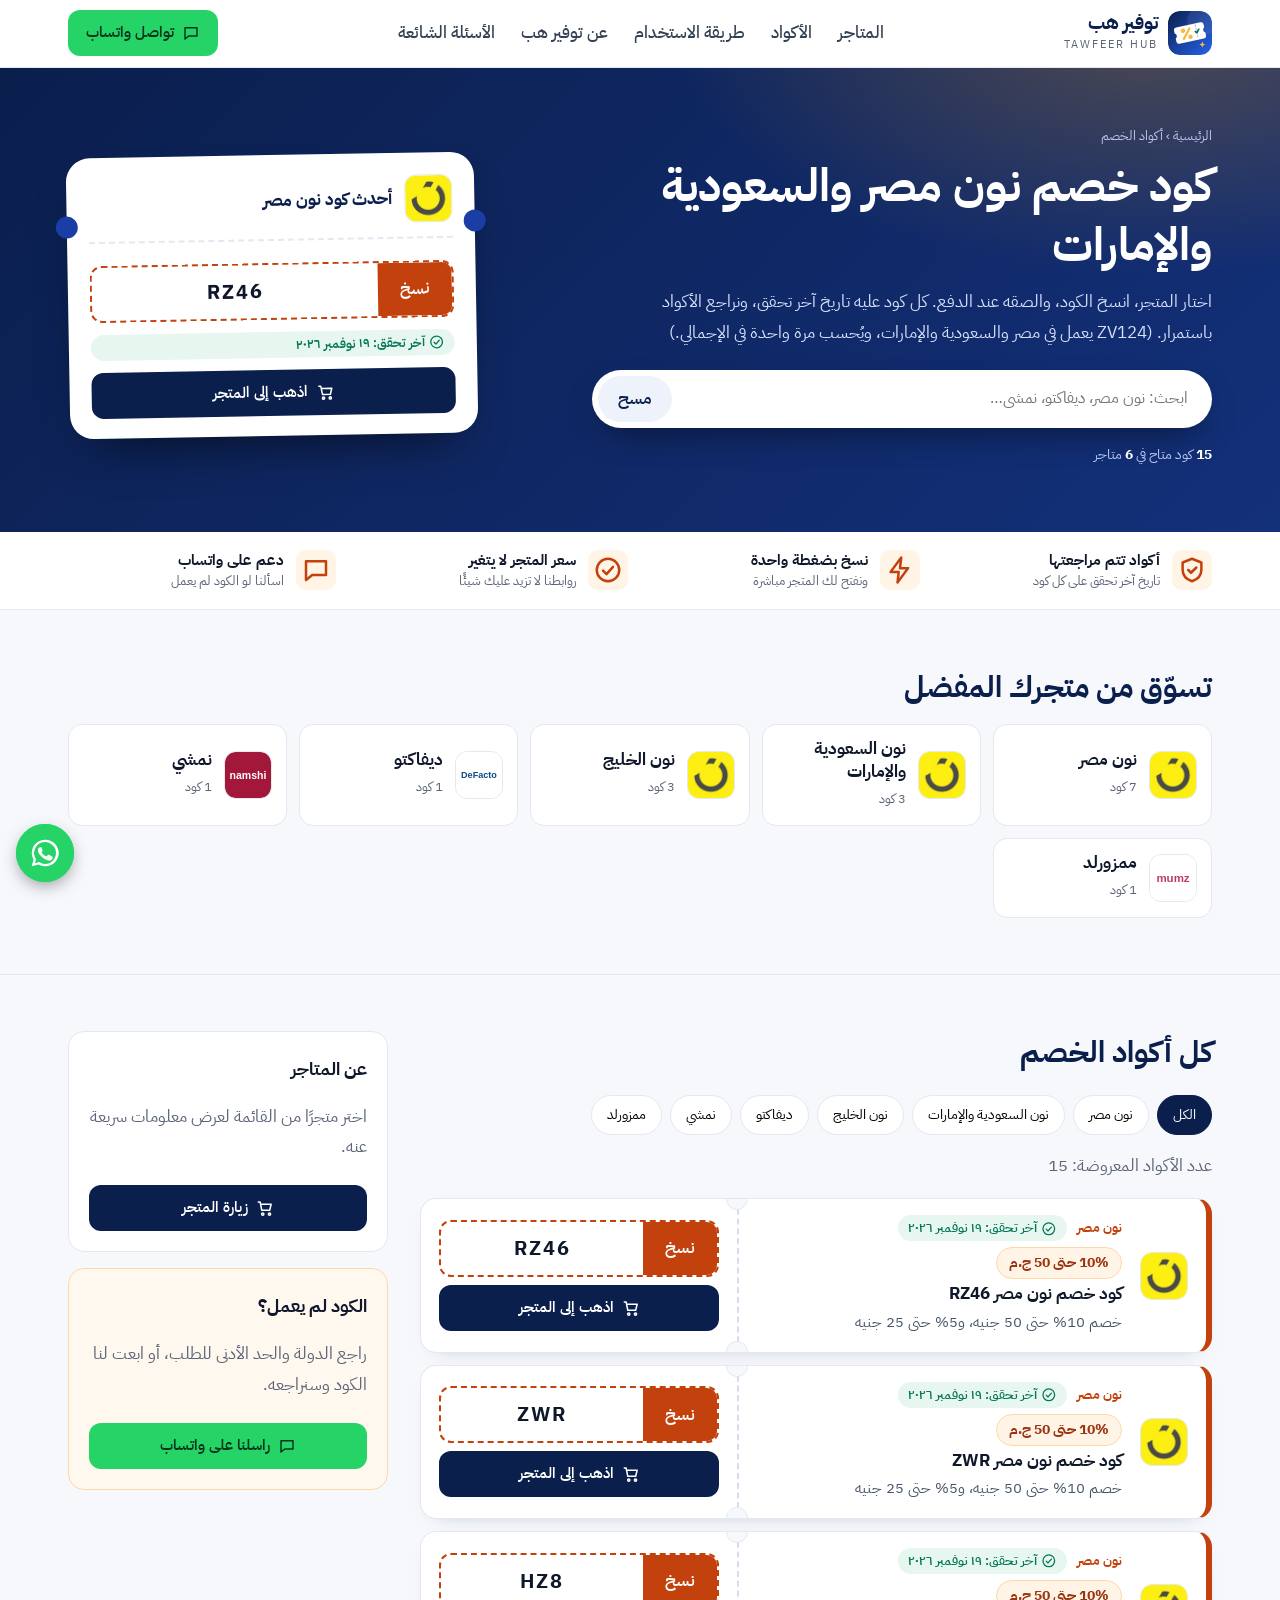
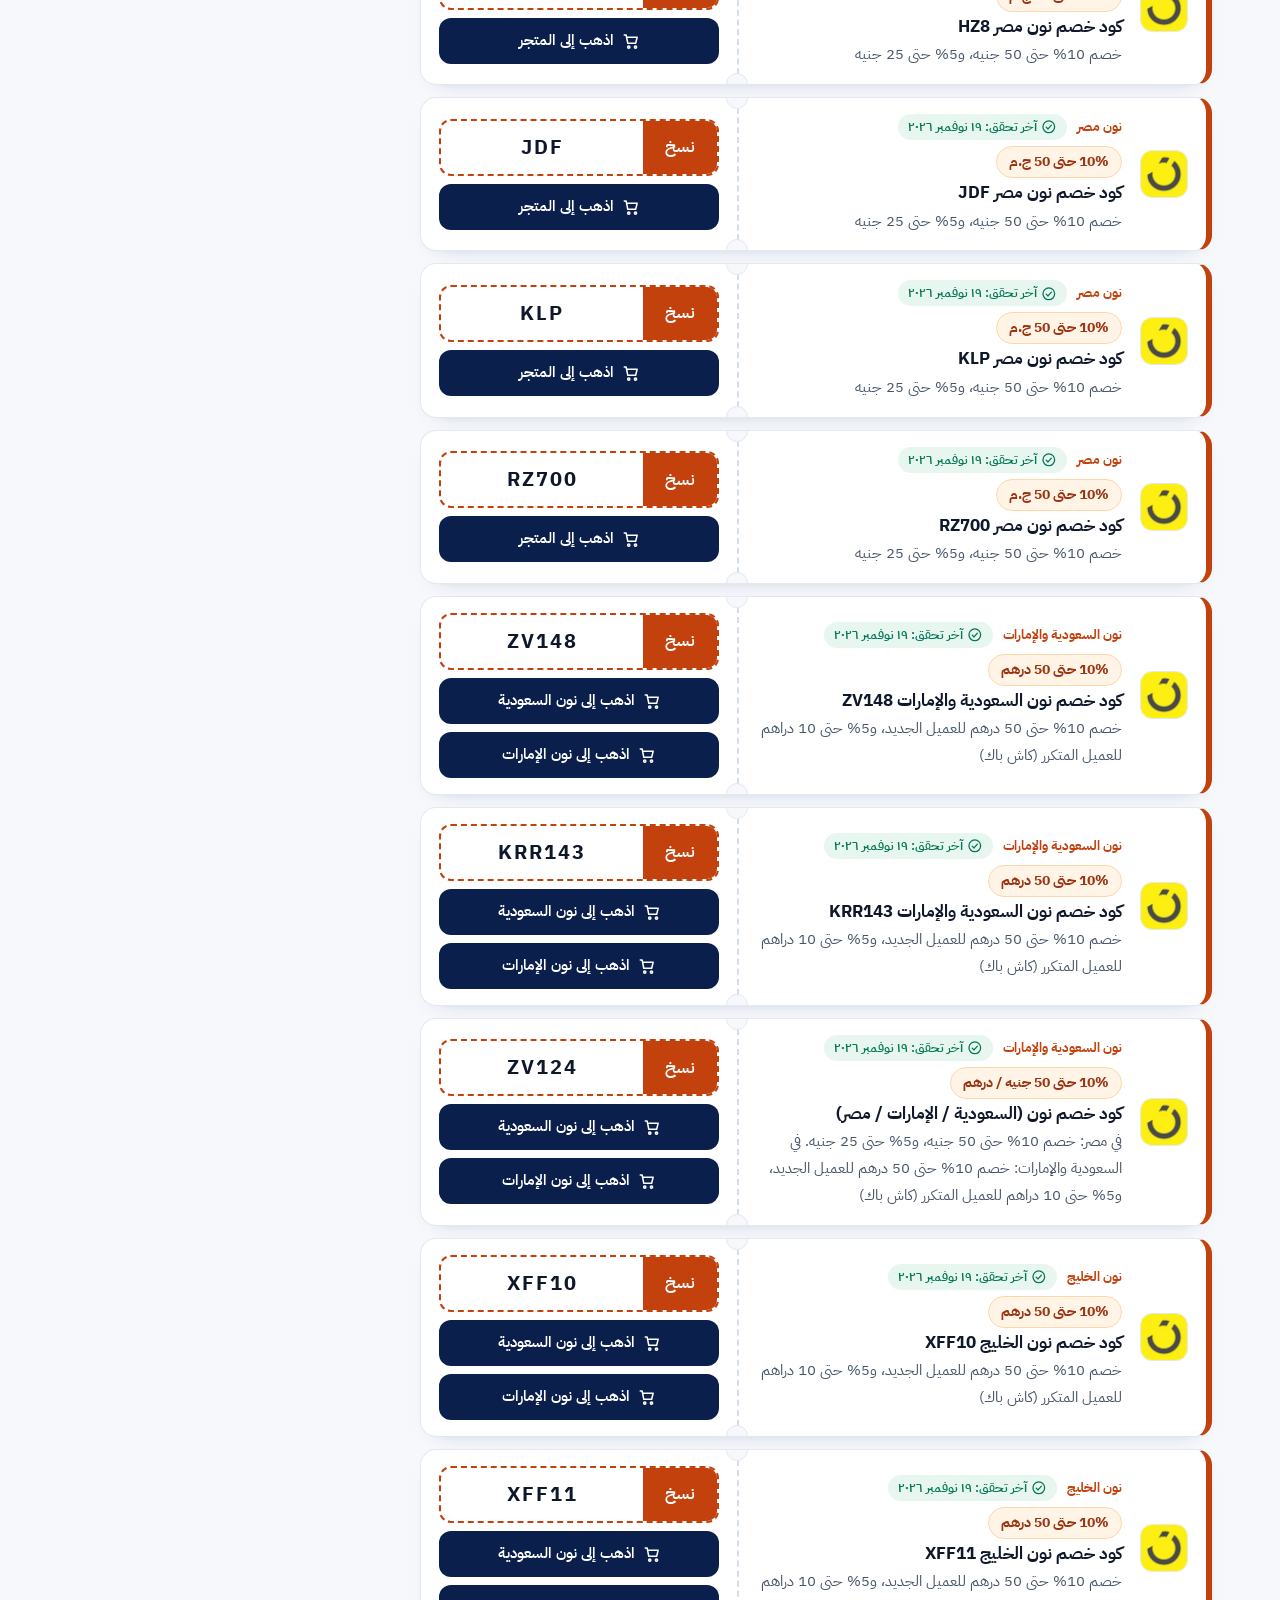
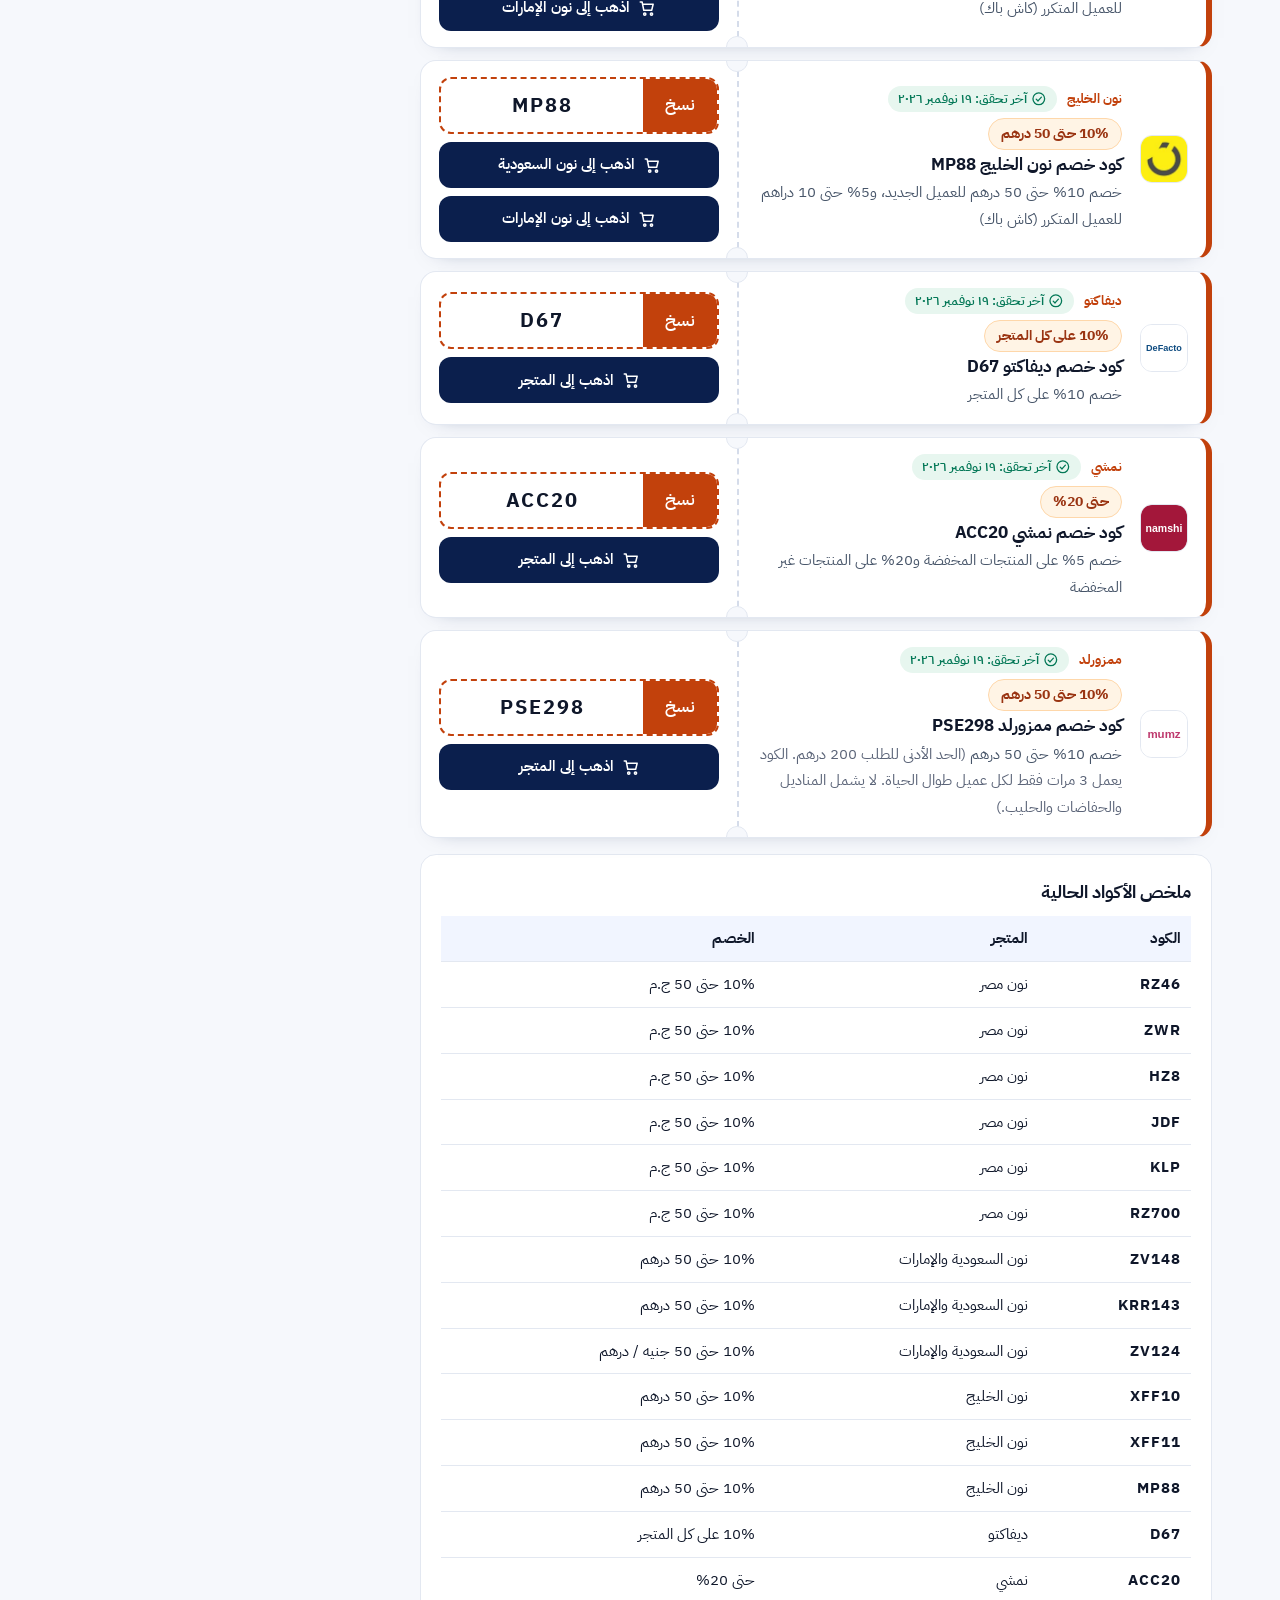
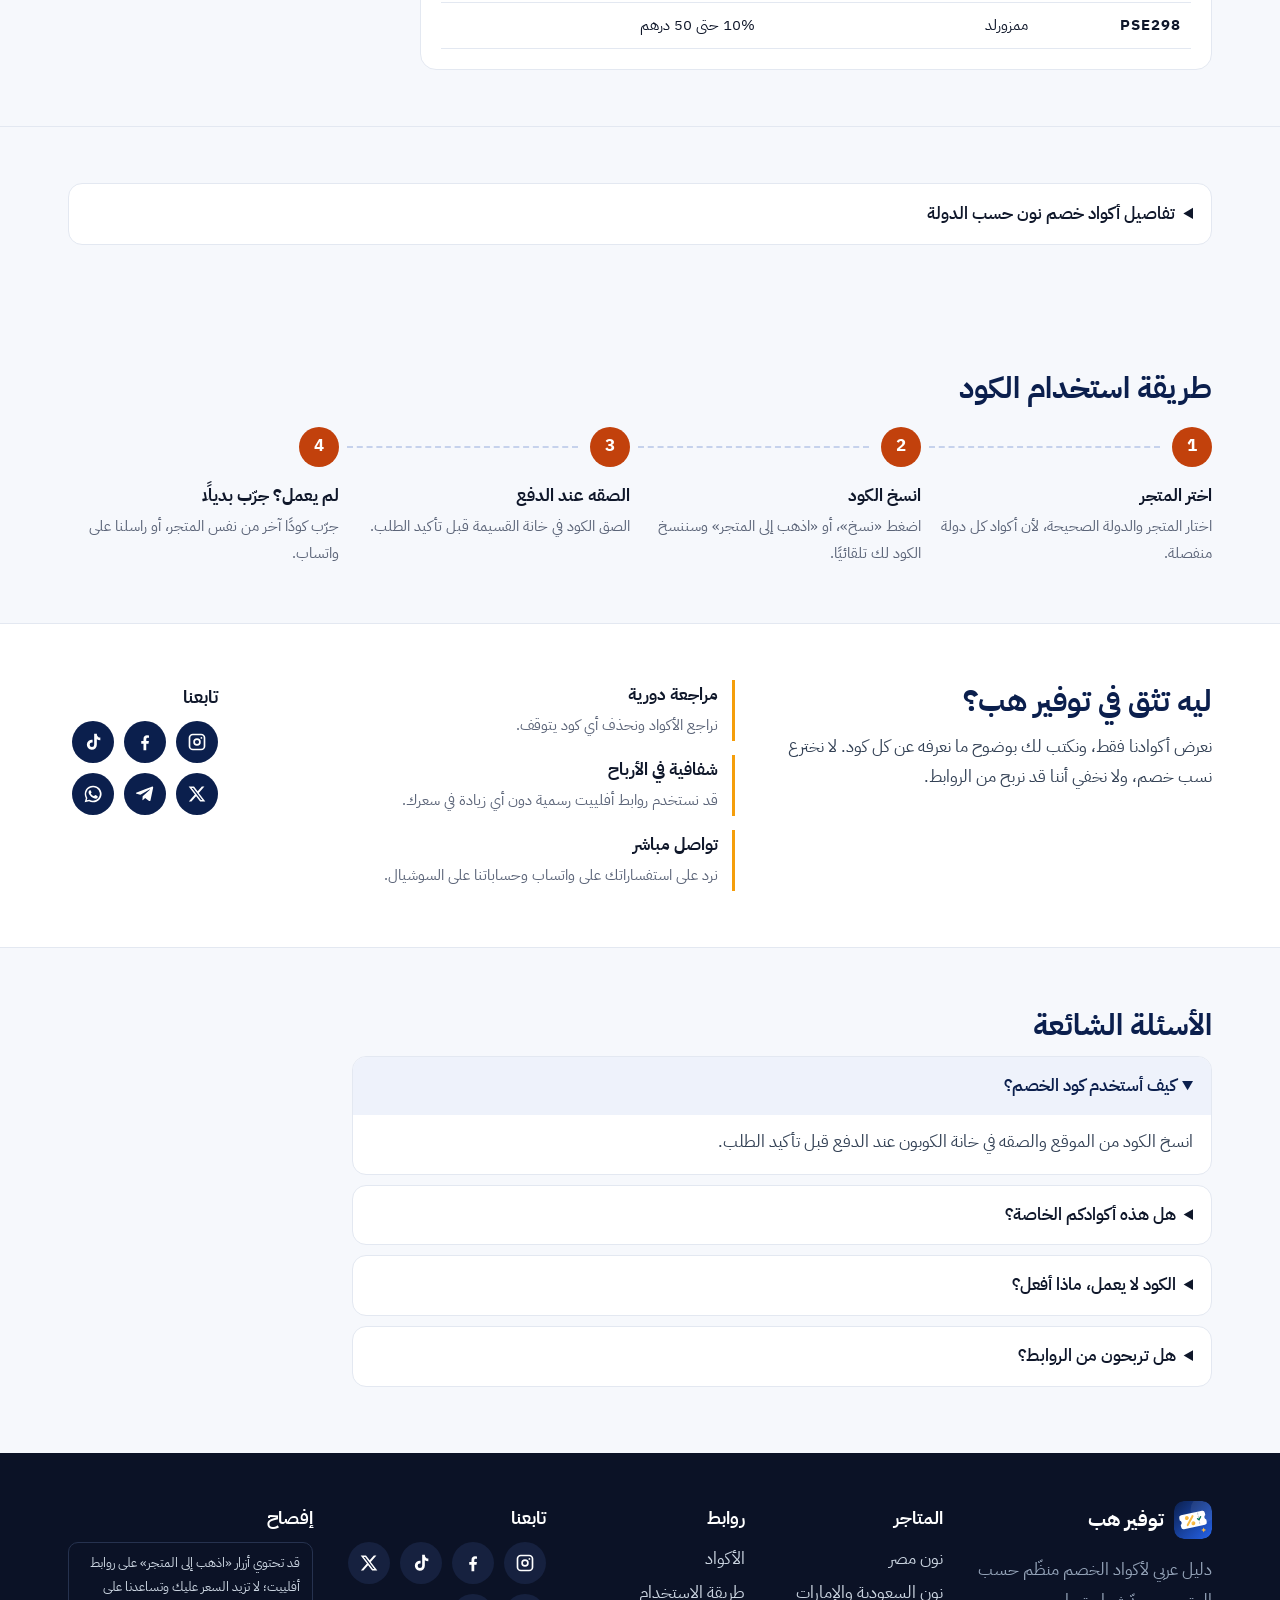
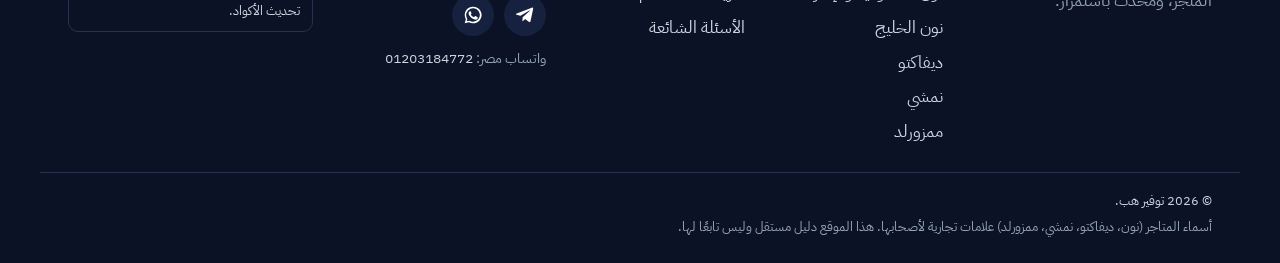
<file: index.html>
<!doctype html>
<html lang="ar" dir="rtl">
<head>
  <meta charset="utf-8" />
  <meta name="viewport" content="width=device-width, initial-scale=1, viewport-fit=cover" />
  <title>كود خصم نون مصر والسعودية والإمارات | كود خصم ديفاكتو ونمشي | توفير هب</title>
  <meta name="description" content="كود خصم نون مصر والسعودية والإمارات، وكود خصم ديفاكتو ونمشي — أكواد موثّقة. انسخ الكود واستخدمه عند الدفع في نون." />
  <link rel="canonical" href="https://noon-codes.com/" />
  <link rel="sitemap" type="application/xml" href="sitemap.xml" />
  <link rel="api-catalog" type="application/linkset+json" href=".well-known/api-catalog" />
  <link rel="ard" href="/.well-known/ard.json" />
  <link rel="service-desc" type="application/openapi+json" href="openapi.json" />
  <link rel="service-doc" type="text/html" href="#faq" />
  <link rel="alternate" type="text/markdown" href="index.md" />
  <link rel="alternate" type="application/json" href="codes.json" title="coupon codes" />
  <link rel="describedby" type="application/json" href=".well-known/ai-catalog.json" />
  <meta property="og:type" content="website" />
  <meta property="og:title" content="كود خصم نون مصر والسعودية والإمارات | كود خصم ديفاكتو ونمشي | توفير هب" />
  <meta property="og:description" content="كود خصم نون مصر والسعودية والإمارات، وكود خصم ديفاكتو ونمشي. أكواد منظمة حسب المتجر ومحدّثة." />
  <meta property="og:url" content="https://noon-codes.com/" />
  <meta property="og:locale" content="ar_EG" />
  <meta name="theme-color" content="#0b1f4d" />
  <link rel="icon" type="image/svg+xml" href="logo.svg" />
  <meta property="og:image" content="https://noon-codes.com/og-image.png" />
  <meta property="og:image:width" content="1200" /><meta property="og:image:height" content="630" /><meta name="twitter:card" content="summary_large_image" />
  <link rel="preconnect" href="https://fonts.googleapis.com" />
  <link rel="preconnect" href="https://fonts.gstatic.com" crossorigin />
  <link rel="preload" as="style" href="https://fonts.googleapis.com/css2?family=IBM+Plex+Sans+Arabic:wght@400;500;600;700&display=swap" />
  <link rel="stylesheet" href="https://fonts.googleapis.com/css2?family=IBM+Plex+Sans+Arabic:wght@400;500;600;700&display=swap" media="print" onload="this.media='all'" />
  <noscript><link rel="stylesheet" href="https://fonts.googleapis.com/css2?family=IBM+Plex+Sans+Arabic:wght@400;500;600;700&display=swap" /></noscript>
  <script type="application/ld+json">
  {"@context":"https://schema.org","@type":"WebSite","name":"توفير هب - Tawfeer Hub","inLanguage":"ar","sameAs":["https://www.instagram.com/nooncodeegypt","https://www.facebook.com/NoonOffers.Eg","https://www.tiktok.com/@noon.eg.c","https://x.com/nooncodegy","https://t.me/+5mHsisvzLKs3OGU0"],"url":"https://noon-codes.com/","potentialAction":{"@type":"SearchAction","target":"https://noon-codes.com/?q={search_term_string}","query-input":"required name=search_term_string"}}
  </script>
  <script type="application/ld+json">
  {"@context":"https://schema.org","@type":"FAQPage","mainEntity":[
    {"@type":"Question","name":"كيف أستخدم كود الخصم؟","acceptedAnswer":{"@type":"Answer","text":"انسخ الكود من الموقع، ثم الصقه في خانة كود الخصم أو القسيمة عند الدفع في المتجر قبل تأكيد الطلب."}},
    {"@type":"Question","name":"هل الأكواد خاصة بكم؟","acceptedAnswer":{"@type":"Answer","text":"نعم، هذه الصفحة تعرض الأكواد الخاصة بفريق توفير هب. نحدثها دوريا، وإذا توقف كود نحذفه أو نضع بديله."}},
    {"@type":"Question","name":"ماذا أفعل إذا لم يعمل الكود؟","acceptedAnswer":{"@type":"Answer","text":"تأكد من الدولة ومن شروط الكود، مثل الحد الأدنى للطلب، ثم جرب كودا بديلا من نفس المتجر."}},
    {"@type":"Question","name":"هل الموقع يربح من الروابط؟","acceptedAnswer":{"@type":"Answer","text":"قد نستخدم روابط أفلييت رسمية. هذا لا يزيد السعر عليك، ويساعدنا على تحديث الأكواد باستمرار."}}
  ]}
  </script>
 <style>
:root{
--bg:#f6f8fc;--card:#fff;--ink:#0f172a;--muted:#5b6478;--line:#e3e8f1;
--brand:#1e3a8a;--brand-d:#1e3a8a;--navy:#0b1f4d;--accent:#f59e0b;--orange:#c2410c;--ok:#047857;--ok-bg:#e7f6ef;--wa:#25d366;
--store:#c2410c;--r:16px;--pad:clamp(16px,3.5vw,28px)
}
*{box-sizing:border-box}
html{scroll-behavior:smooth;scroll-padding-top:84px;-webkit-text-size-adjust:100%}
html,body{max-width:100%}
body{overflow-x:clip;margin:0;font-family:"IBM Plex Sans Arabic","Segoe UI",Tahoma,Arial,sans-serif;background:var(--bg);color:var(--ink);line-height:1.85;font-size:clamp(15px,1.6vw,16.5px);-webkit-font-smoothing:antialiased}
img{max-width:100%;height:auto}
a{color:var(--brand)}
.ic{width:1.2em;height:1.2em;flex:none;vertical-align:-.2em}
.container{width:100%;max-width:1200px;margin-inline:auto;padding-inline:max(var(--pad),env(safe-area-inset-right)) max(var(--pad),env(safe-area-inset-left))}
.visually-hidden{position:absolute;width:1px;height:1px;overflow:hidden;clip:rect(0 0 0 0)}
:focus-visible{outline:3px solid var(--accent);outline-offset:2px;border-radius:6px}
.skip{position:absolute;right:12px;top:-60px;background:#111;color:#fff;padding:8px 14px;border-radius:8px;z-index:70}
.skip:focus{top:12px}
h2{margin:0 0 10px;font-size:clamp(22px,3vw,30px);line-height:1.4;font-weight:700;color:var(--navy)}
h3{margin:0 0 8px;font-size:clamp(16px,2.2vw,18px)}
.muted{color:var(--muted)}
.lead{max-width:60ch;color:#334155;margin:0}
.site-header{background:rgba(255,255,255,.92);backdrop-filter:saturate(1.4) blur(10px);-webkit-backdrop-filter:saturate(1.4) blur(10px);position:sticky;top:0;z-index:30;border-bottom:1px solid var(--line);padding-top:env(safe-area-inset-top)}
.header-inner{display:flex;align-items:center;justify-content:space-between;gap:16px;padding-block:10px}
.brand{display:flex;align-items:center;gap:10px;text-decoration:none;color:var(--navy);flex-shrink:0}
.brand img{width:44px;height:44px;border-radius:12px;display:block}
.brand b{display:block;font-size:19px;line-height:1.25;font-weight:700}
.brand small{display:block;font-size:11px;letter-spacing:2px;color:var(--muted);direction:ltr;text-align:start}
nav{display:flex;gap:2px;min-width:0;margin-inline:auto}
nav a{color:#334155;text-decoration:none;font-weight:500;padding:8px 12px;border-radius:10px;white-space:nowrap}
nav a:hover{background:#eef2fb;color:var(--navy)}
.head-cta{min-height:42px;font-size:14px}
.btn{display:inline-flex;align-items:center;justify-content:center;gap:8px;border-radius:12px;padding:0 18px;min-height:46px;font:inherit;font-weight:600;font-size:15px;cursor:pointer;text-decoration:none;border:0;background:var(--navy);color:#fff;transition:background .15s}
.btn:hover{background:var(--brand-d)}
.btn-wa{background:var(--wa);color:#06361b}
.btn-wa:hover{background:#1ebe5b}
.hero{background:radial-gradient(900px 420px at 85% -10%,rgba(245,165,36,.22),transparent 60%),radial-gradient(700px 400px at 0% 100%,rgba(96,140,255,.35),transparent 60%),linear-gradient(135deg,var(--navy),#17399a);color:#fff;padding:clamp(28px,5vw,56px) 0 clamp(36px,6vw,64px)}
.hero-grid{display:grid;grid-template-columns:minmax(0,1.25fr) minmax(280px,.75fr);gap:clamp(24px,5vw,56px);align-items:center}
.crumbs{margin:0 0 8px;color:#b6c6f2;font-size:13px}
.hero h1{margin:0 0 12px;font-size:clamp(28px,5vw,46px);line-height:1.3;font-weight:700;max-width:20ch;color:#fff}
.hero .lead{color:#d6e0fb}
.search-row{display:flex;gap:8px;margin-top:22px;max-width:620px;background:#fff;padding:6px;border-radius:999px;box-shadow:0 14px 34px -14px rgba(0,0,0,.6)}
.search-row input{flex:1;min-width:0;min-height:46px;padding:0 18px;border:0;border-radius:999px;font:inherit;font-size:16px;background:transparent;color:var(--ink)}
.search-row input:focus{outline:none}
.search-row:focus-within{outline:3px solid var(--accent)}
.search-row button{min-height:46px;padding:0 20px;border:0;background:#eef2fb;color:var(--navy);border-radius:999px;cursor:pointer;font:inherit;font-weight:600}
.hero-stats{margin:14px 0 0;color:#b6c6f2;font-size:14px;min-height:26px}
.hero-stats b{color:#fff}
.ticket{position:relative;background:#fff;color:var(--ink);border-radius:24px;padding:22px 22px 20px;display:flex;flex-direction:column;gap:12px;box-shadow:0 26px 50px -24px rgba(0,0,0,.65);transform:rotate(-1.5deg)}
.ticket::before,.ticket::after{content:"";position:absolute;top:58px;width:22px;height:22px;border-radius:50%;background:#1a3ea6}
.ticket::before{inset-inline-start:-11px}.ticket::after{inset-inline-end:-11px}
.t-top{display:flex;align-items:center;gap:12px;margin:0 0 10px;padding-bottom:14px;border-bottom:2px dashed var(--line);font-weight:700;color:var(--navy);font-size:17px}
.ticket .ver{margin:0}
.ticket .btn{width:100%}
.ver{display:inline-flex;align-items:center;gap:5px;color:var(--ok);background:var(--ok-bg);border-radius:999px;padding:1px 10px;font-size:12.5px;font-weight:600}
.trust-strip{background:#fff;border-bottom:1px solid var(--line)}
.trust-strip ul{list-style:none;margin:0 auto;padding-block:18px;display:grid;grid-template-columns:repeat(4,1fr);gap:8px 24px}
.trust-strip li{display:flex;gap:12px;align-items:center}
.trust-strip .ic{width:30px;height:30px;color:var(--brand);padding:5px;background:#eaf0ff;border-radius:10px;box-sizing:content-box}
.trust-strip b{display:block;line-height:1.4;font-size:15px}
.trust-strip small{display:block;color:var(--muted);font-size:13px;line-height:1.5}
.section{padding:clamp(30px,5vw,56px) 0}
.section-alt{background:#fff;border-block:1px solid var(--line)}
.store-grid{display:grid;grid-template-columns:repeat(auto-fill,minmax(min(100%,190px),1fr));gap:12px;margin-top:16px}
.store-card{display:flex;align-items:center;gap:12px;background:var(--card);border:1px solid var(--line);border-radius:14px;padding:12px 14px;text-align:start;cursor:pointer;font:inherit;color:inherit;min-height:68px;transition:border-color .15s,box-shadow .15s}
.store-card:hover{border-color:var(--store);box-shadow:0 10px 22px -16px var(--store)}
.store-card strong{display:block;line-height:1.4}
.store-card small{color:var(--muted);font-size:13px}
.ava{width:48px;height:48px;flex:none;border-radius:12px;object-fit:contain;background:#fff;border:1px solid var(--line);display:block}
.layout{display:grid;grid-template-columns:minmax(0,1fr) 320px;gap:clamp(18px,3vw,32px);align-items:start}
.main-col,.side-col{min-width:0}
.side-col{position:sticky;top:90px}
.codes-head{display:flex;flex-wrap:wrap;gap:12px;align-items:center;justify-content:space-between}
.filters{display:flex;flex-wrap:wrap;gap:8px}
.filter{border:1px solid var(--line);background:#fff;border-radius:999px;padding:6px 15px;min-height:38px;cursor:pointer;font:inherit;font-size:14px;white-space:nowrap}
.filter:hover{border-color:var(--brand)}
.filter.is-active{background:var(--navy);color:#fff;border-color:var(--navy)}
.cards{display:flex;flex-direction:column;gap:12px;margin-top:12px}
.coupon{display:grid;grid-template-columns:auto minmax(0,1fr) minmax(250px,300px);gap:14px 18px;align-items:center;background:var(--card);border:1px solid var(--line);border-inline-start:5px solid var(--store);border-radius:var(--r);padding:16px 18px}
.coupon:hover{box-shadow:0 14px 28px -20px var(--store)}
.c-body{min-width:0}
.c-meta{display:flex;flex-wrap:wrap;gap:4px 10px;align-items:center;font-size:13px;margin-bottom:2px}
.badge{color:var(--store);font-weight:700}
.c-body h3{margin:0;line-height:1.5}
.c-body p{margin:2px 0 0;color:#475569;font-size:14.5px;overflow-wrap:anywhere}
.c-actions{display:flex;flex-direction:column;gap:8px}
.code-box{display:flex;min-width:0;border:2px dashed var(--store);border-radius:12px;overflow:hidden;background:#fff;direction:ltr}
.code-box .code{flex:1;min-width:0;display:flex;align-items:center;justify-content:center;font-weight:700;letter-spacing:2px;font-size:clamp(18px,2.4vw,20px);padding:8px 10px;overflow-wrap:anywhere}
.code-box .btn-copy{border:0;background:var(--store);color:#fff;padding:0 22px;min-height:46px;font:inherit;font-weight:600;cursor:pointer}
.code-box .btn-copy:hover{filter:brightness(.92)}
.empty{padding:22px;border:1px dashed var(--line);border-radius:var(--r);background:#fff}
.box{background:var(--card);border:1px solid var(--line);border-radius:var(--r);padding:clamp(16px,2vw,20px);margin-top:16px}
.side-col .box:first-child{margin-top:0}
.box .btn{width:100%;margin-top:6px}
.help{background:#f1fbf5;border-color:#bfe8d0}
.table-wrap{overflow-x:auto;-webkit-overflow-scrolling:touch}
table{width:100%;border-collapse:collapse;font-size:14.5px}
th,td{text-align:start;padding:9px 10px;border-bottom:1px solid var(--line);white-space:nowrap}
th{background:#f1f5ff}
td.mono{font-weight:700;direction:ltr;text-align:end;letter-spacing:1px}
.steps{list-style:none;counter-reset:s;margin:18px 0 0;padding:0;display:grid;grid-template-columns:repeat(4,1fr);gap:20px}
.steps li{counter-increment:s;position:relative;padding-top:54px}
.steps li::before{content:counter(s);position:absolute;top:0;inset-inline-start:0;width:40px;height:40px;border-radius:50%;background:var(--navy);color:#fff;display:flex;align-items:center;justify-content:center;font-weight:700}
.steps li::after{content:"";position:absolute;top:19px;inset-inline-start:52px;inset-inline-end:-12px;border-top:2px dashed #c6d2ec}
.steps li:last-child::after{display:none}
.steps b{display:block;margin-bottom:2px}
.steps span{color:var(--muted);font-size:14.5px;display:block}
.trust-grid{display:grid;grid-template-columns:1.1fr 1.2fr auto;gap:clamp(20px,4vw,44px);align-items:start}
.trust-list{list-style:none;margin:0;padding:0;display:grid;gap:14px}
.trust-list li{padding-inline-start:14px;border-inline-start:3px solid var(--accent)}
.trust-list b{display:block}
.trust-list span{color:var(--muted);font-size:14.5px}
.follow .social{max-width:150px}
details{border:1px solid var(--line);border-radius:14px;margin-bottom:10px;background:#fff;max-width:860px;overflow:hidden}
summary{cursor:pointer;font-weight:600;padding:14px 18px;min-height:50px}
details[open] summary{background:#eef2fb;color:var(--navy)}
details p{margin:0;padding:12px 18px 16px;color:#334155}
.site-footer{background:#0b1226;color:#cbd5e1;padding:clamp(32px,4vw,48px) 0 calc(22px + env(safe-area-inset-bottom))}
.site-footer a{color:#cbd5e1;text-decoration:none}.site-footer a:hover{text-decoration:underline}
.foot-grid{display:grid;grid-template-columns:1.4fr 1fr 1fr 1.2fr 1.4fr;gap:24px}
.foot-brand{display:flex;align-items:center;gap:10px;color:#fff;font-size:20px;font-weight:700;margin-bottom:8px}
.foot-brand img{width:38px;height:38px;border-radius:10px}
.site-footer h3{margin:0 0 8px;color:#fff}
.site-footer ul{list-style:none;margin:0;padding:0;line-height:2.1}
.site-footer .muted{color:#94a3b8}
.disclosure{font-size:13px;border:1px solid #26324f;border-radius:10px;padding:8px 12px;margin:0}
.copy{border-top:1px solid #26324f;margin-top:22px;padding-top:14px;font-size:13px}
.copy p{margin:2px 0}
.social{display:flex;flex-wrap:wrap;gap:10px}
.social a{width:42px;height:42px;border-radius:50%;display:inline-flex;align-items:center;justify-content:center;background:#16213f;color:#fff;transition:background .15s,transform .15s}
.social a:hover{background:var(--accent);color:#0b1226;text-decoration:none;transform:translateY(-2px)}
.section-alt .social a{background:var(--navy)}
.section-alt .social a:hover{background:var(--accent)}
.wa{margin:10px 0 0;font-size:14px}
#toast{position:fixed;bottom:calc(20px + env(safe-area-inset-bottom));right:50%;transform:translateX(50%);background:#0f172a;color:#fff;padding:10px 20px;border-radius:999px;opacity:0;pointer-events:none;transition:opacity .2s;z-index:60;max-width:90vw;text-align:center}
#toast.show{opacity:1}
.wa-float{position:fixed;left:max(16px,env(safe-area-inset-left));bottom:calc(18px + env(safe-area-inset-bottom));width:58px;height:58px;border-radius:50%;background:var(--wa);color:#fff;display:flex;align-items:center;justify-content:center;box-shadow:0 6px 18px -4px rgba(0,0,0,.45);z-index:55;transition:transform .15s}
.wa-float:hover{transform:scale(1.08);background:#1ebe5b}
.wa-float::after{content:"";position:absolute;inset:0;border-radius:50%;border:2px solid var(--wa);animation:waPulse 2.2s infinite;pointer-events:none}
@keyframes waPulse{0%{transform:scale(1);opacity:.7}100%{transform:scale(1.5);opacity:0}}
@media (min-width:1440px){.container{max-width:1320px}.layout{grid-template-columns:minmax(0,1fr) 360px}}
@media (max-width:1100px){.foot-grid{grid-template-columns:1fr 1fr 1fr}.head-cta{display:none}}
@media (max-width:1024px){.layout{grid-template-columns:minmax(0,1fr) 280px}.coupon{grid-template-columns:auto minmax(0,1fr)}.c-actions{grid-column:1/-1;flex-direction:row;flex-wrap:wrap}.c-actions>*{flex:1 1 220px}}
@media (max-width:900px){
.hero-grid{grid-template-columns:minmax(0,1fr)}
.ticket{transform:none;max-width:420px}
.trust-strip ul{grid-template-columns:1fr 1fr}
.steps{grid-template-columns:1fr 1fr}.steps li::after{display:none}
.trust-grid{grid-template-columns:minmax(0,1fr)}
.layout{grid-template-columns:minmax(0,1fr)}
.side-col{position:static;display:grid;grid-template-columns:1fr 1fr;gap:16px}
.side-col .box{margin-top:0}
.foot-grid{grid-template-columns:1fr 1fr}
}
@media (max-width:640px){
.header-inner{flex-direction:column;align-items:stretch;gap:4px;padding-bottom:4px}
nav{overflow-x:auto;scrollbar-width:none;-webkit-overflow-scrolling:touch;margin-inline:-6px}
nav::-webkit-scrollbar{display:none}
.filters{flex-wrap:nowrap;overflow-x:auto;width:100%;padding-bottom:6px;scrollbar-width:none}
.filters::-webkit-scrollbar{display:none}
.trust-strip ul,.steps,.side-col{grid-template-columns:minmax(0,1fr)}
.coupon{padding:14px}
.c-actions{flex-direction:column}
.search-row button{padding:0 14px}
.foot-grid{grid-template-columns:minmax(0,1fr)}
}
@media (max-width:360px){.brand small{display:none}}
@media (hover:none){.store-card:hover,.coupon:hover{box-shadow:none}}
@media (prefers-reduced-motion:reduce){html{scroll-behavior:auto}*{transition:none!important}.wa-float::after{animation:none}}
@media (max-width:480px){
.hero h1{font-size:26px}
.ticket{max-width:none;padding:18px}
.ava{width:42px;height:42px}
.coupon{grid-template-columns:auto minmax(0,1fr);gap:10px 12px}
.code-box .btn-copy{padding:0 16px}
.store-grid{grid-template-columns:1fr 1fr}
.store-card{padding:10px;gap:8px;min-height:60px}
.store-card strong{font-size:14px}
.side-col{gap:12px}
}
@media (max-width:360px){.store-grid{grid-template-columns:minmax(0,1fr)}}
#codes-text ul{padding-inline-start:20px;margin:8px 0 16px}
#codes-text li{margin:4px 0}
#codes-text h3{margin-top:14px}
.page-main{padding-block:28px}.page-main h1{font-size:clamp(24px,4vw,34px);color:var(--navy);line-height:1.4;margin:0 0 12px}.page-main ul,.page-main ol{padding-inline-start:22px}.page-main li{margin:6px 0}.page-main strong{font-family:ui-monospace,Menlo,Consolas,monospace;background:#fff;border:1px dashed var(--brand);border-radius:8px;padding:1px 8px}
/* ===== v2: هوية موحدة (كحلي + برتقالي) وبطاقات على شكل قسيمة ===== */
 
a{color:var(--brand)}
.hero{background:radial-gradient(800px 420px at 90% -10%,rgba(245,158,11,.28),transparent 60%),linear-gradient(135deg,#0b1f4d,#13307a);}
.trust-strip .ic{color:var(--orange);background:#fff4e5}
.filter.is-active{background:var(--navy);border-color:var(--navy)}
.filter:hover{border-color:var(--orange)}
.steps li::before{background:var(--orange)}
.btn-store{background:var(--navy)}
#codes.section-alt{background:var(--bg)}
.coupon{border:1px solid var(--line);border-inline-start:6px solid var(--orange);box-shadow:0 8px 20px -18px rgba(11,31,77,.5)}
.coupon:hover{box-shadow:0 16px 30px -20px rgba(194,65,12,.55)}
.coupon{overflow:hidden}
.c-actions{position:relative;align-self:stretch;margin-block:-16px;padding-block:16px;justify-content:center;border-inline-start:2px dashed #d5dcea;padding-inline-start:18px}
.c-actions::before,.c-actions::after{content:"";position:absolute;inset-inline-start:-11px;width:20px;height:20px;border-radius:50%;background:var(--bg);border:1px solid var(--line)}
.c-actions::before{top:-11px}.c-actions::after{bottom:-11px}
.c-body h3{font-size:17px}
.chip{display:inline-block;margin:4px 0 2px;padding:2px 12px;border-radius:999px;background:#fff4e5;color:#9a3412;font-weight:700;font-size:14px;border:1px solid #fed7aa}
.code-box{border-color:var(--orange)}
.code-box .btn-copy{background:var(--orange)}
.ver{color:var(--ok);font-size:13px;display:inline-flex;align-items:center;gap:4px}
.badge{color:var(--orange)}
.ticket{transform:rotate(-1deg)}
.ticket .code-box{border-color:var(--orange)}
.ticket .btn-copy{background:var(--orange);color:#fff}
.help{background:#fff8ef;border-color:#fed7aa}
.seo-more{max-width:none;border-radius:14px}
.seo-more summary{font-size:17px}
.seo-body{padding:6px 18px 18px;color:#334155}
.seo-body ul{padding-inline-start:20px;margin:8px 0 16px}
.seo-body li{margin:6px 0}
.seo-body strong,.page-main strong{font-family:ui-monospace,Menlo,Consolas,monospace;background:#fff;border:1px dashed var(--orange);border-radius:8px;padding:1px 8px}
.page-main .code-list{list-style:none;padding:0}
.page-main .code-list li{background:#fff;border:1px solid var(--line);border-inline-start:5px solid var(--orange);border-radius:12px;padding:12px 16px;margin:10px 0}
.head-cta span{display:inline}
@media (max-width:1100px){.head-cta{display:inline-flex;width:42px;padding:0;border-radius:50%}.head-cta span{display:none}}
@media (max-width:1024px){.c-actions{align-self:auto;margin-block:0;padding-block:12px 0;border-inline-start:0;padding-inline-start:0;border-top:2px dashed #d5dcea}.c-actions::before,.c-actions::after{display:none}}
@media (max-width:640px){
.header-inner{flex-direction:row;flex-wrap:wrap;align-items:center;gap:6px 10px}
.header-inner .brand{order:1}.header-inner .head-cta{order:2;margin-inline-start:auto}
nav{order:3;flex:1 1 100%;margin-inline:0;flex-wrap:wrap;gap:0 2px;justify-content:space-between;overflow:visible}
nav a{padding:6px 8px;font-size:14px}
.ticket{transform:none}
.c-actions>*{flex:0 0 auto!important}
}
#heroTicket{min-height:260px}
#cards{min-height:640px}
 </style>

</head>
<body>
<svg width="0" height="0" style="position:absolute" aria-hidden="true"><defs>
<symbol id="i-check" viewBox="0 0 24 24"><g fill="none" stroke="currentColor" stroke-width="2" stroke-linecap="round" stroke-linejoin="round"><circle cx="12" cy="12" r="9"/><path d="m8 12.5 2.8 2.8L16 9.5"/></g></symbol>
<symbol id="i-shield" viewBox="0 0 24 24"><g fill="none" stroke="currentColor" stroke-width="2" stroke-linecap="round" stroke-linejoin="round"><path d="M12 3 4.5 6v5.5c0 4.5 3.1 8 7.5 9.5 4.4-1.5 7.5-5 7.5-9.5V6L12 3Z"/><path d="m9 12 2.2 2.2L15.5 10"/></g></symbol>
<symbol id="i-bolt" viewBox="0 0 24 24"><path fill="none" stroke="currentColor" stroke-width="2" stroke-linejoin="round" d="M13 2 4.5 13.5H11L10 22l8.5-11.5H12L13 2Z"/></symbol>
<symbol id="i-chat" viewBox="0 0 24 24"><path fill="none" stroke="currentColor" stroke-width="2" stroke-linejoin="round" d="M4 5h16v11H9l-5 4V5Z"/></symbol>
<symbol id="i-cart" viewBox="0 0 24 24"><g fill="none" stroke="currentColor" stroke-width="2" stroke-linecap="round" stroke-linejoin="round"><circle cx="9" cy="20" r="1.5"/><circle cx="18" cy="20" r="1.5"/><path d="M3 4h2.5l2.2 11h10.5l2-8H6.5"/></g></symbol>
</defs></svg>
  <a class="skip" href="#codes">تخطي إلى الأكواد</a>

  <header class="site-header">
    <div class="container header-inner">
      <a class="brand" href="./" aria-label="توفير هب - الرئيسية">
        <img src="logo.svg" alt="" width="44" height="44" />
        <span><b>توفير هب</b><small>TAWFEER HUB</small></span>
      </a>
      <nav aria-label="التنقل الرئيسي">
        <a href="#stores">المتاجر</a>
        <a href="#codes">الأكواد</a>
        <a href="#how">طريقة الاستخدام</a>
        <a href="#trust">عن توفير هب</a>
        <a href="#faq">الأسئلة الشائعة</a>
      </nav>
      <a class="btn btn-wa head-cta" aria-label="تواصل واتساب" href="https://wa.me/201203184772" target="_blank" rel="noopener noreferrer"><svg class="ic" width="20" height="20"><use href="#i-chat"/></svg><span>تواصل واتساب</span></a>
    </div>
  </header>

  <main>
    <section class="hero">
      <div class="container hero-grid">
        <div class="hero-copy">
          <p class="crumbs">الرئيسية › أكواد الخصم</p>
          <h1 id="pageTitle">كود خصم نون مصر والسعودية والإمارات</h1>
          <p class="lead">اختار المتجر، انسخ الكود، والصقه عند الدفع. كل كود عليه تاريخ آخر تحقق، ونراجع الأكواد باستمرار. (ZV124 يعمل في مصر والسعودية والإمارات، ويُحسب مرة واحدة في الإجمالي.)</p>
          <div class="search-row">
            <label class="visually-hidden" for="q">ابحث عن متجر أو كود</label>
            <input id="q" type="search" placeholder="ابحث: نون مصر، ديفاكتو، نمشي…" autocomplete="off" />
            <button id="clearSearch" type="button">مسح</button>
          </div>
          <p class="hero-stats"><b id="statCodes">—</b> كود متاح في <b id="statStores">—</b> متاجر</p>
        </div>
        <div class="ticket" id="heroTicket" aria-live="polite"></div>
      </div>
    </section>

    <section class="trust-strip" aria-label="مميزات الموقع">
      <ul class="container">
        <li><svg class="ic" width="20" height="20"><use href="#i-shield"/></svg><span><b>أكواد تتم مراجعتها</b><small>تاريخ آخر تحقق على كل كود</small></span></li>
        <li><svg class="ic" width="20" height="20"><use href="#i-bolt"/></svg><span><b>نسخ بضغطة واحدة</b><small>ونفتح لك المتجر مباشرة</small></span></li>
        <li><svg class="ic" width="20" height="20"><use href="#i-check"/></svg><span><b>سعر المتجر لا يتغير</b><small>روابطنا لا تزيد عليك شيئًا</small></span></li>
        <li><svg class="ic" width="20" height="20"><use href="#i-chat"/></svg><span><b>دعم على واتساب</b><small>اسألنا لو الكود لم يعمل</small></span></li>
      </ul>
    </section>

    <section id="stores" class="section">
      <div class="container">
        <h2>تسوّق من متجرك المفضل</h2>
        <div class="store-grid" id="storeGrid"></div>
      </div>
    </section>



    <section id="codes" class="section section-alt">
      <div class="container layout">
        <div class="main-col">
          <div class="codes-head">
            <h2 id="codesTitle">كل أكواد الخصم</h2>
            <div class="filters" role="group" aria-label="تصفية حسب المتجر">
              <button class="filter is-active" data-store="all" type="button">الكل</button>
              <button class="filter" data-store="noon-egypt" type="button">نون مصر</button>
              <button class="filter" data-store="noon-ksa-uae" type="button">نون السعودية والإمارات</button>
              <button class="filter" data-store="noon-gcc" type="button">نون الخليج</button>
              <button class="filter" data-store="defacto" type="button">ديفاكتو</button>
              <button class="filter" data-store="namshi" type="button">نمشي</button>
              <button class="filter" data-store="mumzworld" type="button">ممزورلد</button>
            </div>
          </div>
          <p id="resultCount" class="muted" aria-live="polite"></p>
          <div class="cards" id="cards"></div>

          <div class="box" id="summaryBox" hidden>
            <h3>ملخص الأكواد الحالية</h3>
            <div class="table-wrap">
              <table>
                <thead><tr><th>الكود</th><th>المتجر</th><th>الخصم</th></tr></thead>
                <tbody id="summaryBody"></tbody>
              </table>
            </div>
          </div>
        </div>

        <aside class="side-col" aria-label="معلومات إضافية">
          <div class="box">
            <h3 id="aboutTitle">عن المتاجر</h3>
            <p id="aboutText" class="muted">اختر متجرًا من القائمة لعرض معلومات سريعة عنه.</p>
            <a id="aboutLink" class="btn btn-store" href="#stores" hidden target="_blank" rel="noopener noreferrer sponsored"><svg class="ic" width="20" height="20"><use href="#i-cart"/></svg>زيارة المتجر</a>
          </div>
          <div class="box help">
            <h3>الكود لم يعمل؟</h3>
            <p class="muted">راجع الدولة والحد الأدنى للطلب، أو ابعت لنا الكود وسنراجعه.</p>
            <a class="btn btn-wa" href="https://wa.me/201203184772" target="_blank" rel="noopener noreferrer"><svg class="ic" width="20" height="20"><use href="#i-chat"/></svg>راسلنا على واتساب</a>
          </div>
        </aside>
      </div>
    </section>

<section id="codes-text" class="section">
  <div class="container">
    <details class="seo-more">
      <summary>تفاصيل أكواد خصم نون حسب الدولة</summary>
      <div class="seo-body">
    <p>كل كود بيتطبق عند الدفع في المتجر. اختار الدولة الصحيحة قبل ما تدفع، وشوف شروط الكود في المتجر نفسه لأن الخصم ممكن يتغير. آخر تحقق من الأكواد: 19 نوفمبر 2026.</p>
    <h3>كود خصم نون مصر</h3>
    <ul>
      <li><strong dir="ltr">RZ46</strong> — خصم 10% حتى 50 جنيه، و5% حتى 25 جنيه</li>
      <li><strong dir="ltr">ZWR</strong> — خصم 10% حتى 50 جنيه، و5% حتى 25 جنيه</li>
      <li><strong dir="ltr">HZ8</strong> — خصم 10% حتى 50 جنيه، و5% حتى 25 جنيه</li>
      <li><strong dir="ltr">JDF</strong> — خصم 10% حتى 50 جنيه، و5% حتى 25 جنيه</li>
      <li><strong dir="ltr">KLP</strong> — خصم 10% حتى 50 جنيه، و5% حتى 25 جنيه</li>
      <li><strong dir="ltr">RZ700</strong> — خصم 10% حتى 50 جنيه، و5% حتى 25 جنيه</li><li><strong dir="ltr">ZV124</strong> — خصم 10% حتى 50 جنيه، و5% حتى 25 جنيه</li>
    </ul>
    <h3>كود خصم نون السعودية والإمارات والخليج</h3>
    <ul>
      <li><strong dir="ltr">ZV148</strong> — خصم 10% حتى 50 درهم للعميل الجديد، و5% حتى 10 دراهم للعميل المتكرر (كاش باك)</li>
      <li><strong dir="ltr">KRR143</strong> — خصم 10% حتى 50 درهم للعميل الجديد، و5% حتى 10 دراهم للعميل المتكرر (كاش باك)</li>
      <li><strong dir="ltr">ZV124</strong> — خصم 10% حتى 50 درهم للعميل الجديد، و5% حتى 10 دراهم للعميل المتكرر (كاش باك)</li>
      <li><strong dir="ltr">XFF10</strong> — خصم 10% حتى 50 درهم للعميل الجديد، و5% حتى 10 دراهم للعميل المتكرر (كاش باك)</li>
      <li><strong dir="ltr">XFF11</strong> — خصم 10% حتى 50 درهم للعميل الجديد، و5% حتى 10 دراهم للعميل المتكرر (كاش باك)</li>
      <li><strong dir="ltr">MP88</strong> — خصم 10% حتى 50 درهم للعميل الجديد، و5% حتى 10 دراهم للعميل المتكرر (كاش باك)</li>
    </ul>
    <h3>أكواد المتاجر الأخرى</h3>
    <ul>
      <li><strong dir="ltr">D67</strong> — خصم 10% على كل المتجر</li>
      <li><strong dir="ltr">ACC20</strong> — خصم 5% على المنتجات المخفضة و20% على المنتجات غير المخفضة</li>
      <li><strong dir="ltr">PSE298</strong> — خصم 10% حتى 50 درهم. الحد الأدنى للطلب 200 درهم. الكود يعمل 3 مرات فقط لكل عميل طوال الحياة. لا يشمل المناديل والحفاضات والحليب.</li>
    </ul>
    <p><a href="/noon-egypt">كل أكواد نون مصر</a> · <a href="/noon-saudi">نون السعودية</a> · <a href="/noon-uae">نون الإمارات</a> · <a href="/noon-offers">عروض نون</a></p>
      </div>
    </details>
  </div>
</section>

    <section id="how" class="section">
      <div class="container">
        <h2>طريقة استخدام الكود</h2>
        <ol class="steps">
          <li><b>اختر المتجر</b><span>اختار المتجر والدولة الصحيحة، لأن أكواد كل دولة منفصلة.</span></li>
          <li><b>انسخ الكود</b><span>اضغط «نسخ»، أو «اذهب إلى المتجر» وسننسخ الكود لك تلقائيًا.</span></li>
          <li><b>الصقه عند الدفع</b><span>الصق الكود في خانة القسيمة قبل تأكيد الطلب.</span></li>
          <li><b>لم يعمل؟ جرّب بديلًا</b><span>جرّب كودًا آخر من نفس المتجر، أو راسلنا على واتساب.</span></li>
        </ol>
      </div>
    </section>

    <section id="trust" class="section section-alt">
      <div class="container trust-grid">
        <div>
          <h2>ليه تثق في توفير هب؟</h2>
          <p class="lead">نعرض أكوادنا فقط، ونكتب لك بوضوح ما نعرفه عن كل كود. لا نخترع نسب خصم، ولا نخفي أننا قد نربح من الروابط.</p>
        </div>
        <ul class="trust-list">
          <li><b>مراجعة دورية</b><span>نراجع الأكواد ونحذف أي كود يتوقف.</span></li>
          <li><b>شفافية في الأرباح</b><span>قد نستخدم روابط أفلييت رسمية دون أي زيادة في سعرك.</span></li>
          <li><b>تواصل مباشر</b><span>نرد على استفساراتك على واتساب وحساباتنا على السوشيال.</span></li>
        </ul>
        <div class="follow">
          <h3>تابعنا</h3>
          <div class="social"><a href="https://www.instagram.com/nooncodeegypt" target="_blank" rel="noopener noreferrer me" aria-label="انستجرام" title="انستجرام"><svg viewBox="0 0 24 24" width="20" height="20" fill="currentColor" aria-hidden="true"><path d="M7 2h10a5 5 0 0 1 5 5v10a5 5 0 0 1-5 5H7a5 5 0 0 1-5-5V7a5 5 0 0 1 5-5Zm0 2a3 3 0 0 0-3 3v10a3 3 0 0 0 3 3h10a3 3 0 0 0 3-3V7a3 3 0 0 0-3-3H7Zm5 3.5A4.5 4.5 0 1 1 7.5 12 4.5 4.5 0 0 1 12 7.5Zm0 2A2.5 2.5 0 1 0 14.5 12 2.5 2.5 0 0 0 12 9.5ZM17.3 6a1.1 1.1 0 1 1-1.1 1.1A1.1 1.1 0 0 1 17.300 6Z"/></svg></a><a href="https://www.facebook.com/NoonOffers.Eg" target="_blank" rel="noopener noreferrer me" aria-label="فيسبوك" title="فيسبوك"><svg viewBox="0 0 24 24" width="20" height="20" fill="currentColor" aria-hidden="true"><path d="M13.5 22v-8h2.7l.5-3.2h-3.2V8.7c0-.9.4-1.7 1.8-1.7h1.5V4.2A17 17 0 0 0 14.4 4c-2.5 0-4.2 1.5-4.2 4.3v2.5H7.5V14h2.7v8Z"/></svg></a><a href="https://www.tiktok.com/@noon.eg.c" target="_blank" rel="noopener noreferrer me" aria-label="تيك توك" title="تيك توك"><svg viewBox="0 0 24 24" width="20" height="20" fill="currentColor" aria-hidden="true"><path d="M16.6 2h-3.2v13.3a2.7 2.7 0 1 1-2.7-2.7c.3 0 .5 0 .8.1V9.4a6 6 0 1 0 5.1 5.9V8.6a7.200 7.200 0 0 0 4.200 1.300V6.700A4.300 4.300 0 0 1 16.600 2Z"/></svg></a><a href="https://x.com/nooncodegy" target="_blank" rel="noopener noreferrer me" aria-label="تويتر (X)" title="تويتر (X)"><svg viewBox="0 0 24 24" width="20" height="20" fill="currentColor" aria-hidden="true"><path d="M17.8 3h3.100l-6.800 7.700L22 21h-6.200l-4.900-6.300L5.300 21H2.200l7.300-8.300L2 3h6.400l4.400 5.800L17.800 3Zm-1.100 16.200h1.700L7.400 4.700H5.600l11.100 14.500Z"/></svg></a><a href="https://t.me/+5mHsisvzLKs3OGU0" target="_blank" rel="noopener noreferrer me" aria-label="تيليجرام" title="تيليجرام"><svg viewBox="0 0 24 24" width="20" height="20" fill="currentColor" aria-hidden="true"><path d="M21.800 4.400 18.600 19.500c-.2 1-.9 1.300-1.700.8l-4.700-3.500-2.300 2.200c-.3.300-.5.500-1 .5l.3-4.800 8.700-7.900c.4-.3-.1-.5-.6-.2L6.500 13 1.900 11.600c-1-.3-1-1 .2-1.500L20.100 3.200c.9-.3 1.700.2 1.700 1.200Z"/></svg></a><a href="https://wa.me/201203184772" target="_blank" rel="noopener noreferrer me" aria-label="واتساب" title="واتساب"><svg viewBox="0 0 24 24" width="20" height="20" fill="currentColor" aria-hidden="true"><path d="M12 2a10 10 0 0 0-8.600 15L2 22l5.200-1.400A10 10 0 1 0 12 2Zm0 18.200a8.200 8.200 0 0 1-4.200-1.200l-.3-.2-3 .8.8-2.900-.2-.3A8.200 8.200 0 1 1 12 20.200Zm4.500-6.100c-.2-.1-1.500-.7-1.700-.8s-.4-.1-.6.100-.6.800-.8 1-.3.200-.6.100a6.700 6.700 0 0 1-3.300-2.900c-.2-.4.200-.4.700-1.300.1-.2 0-.3 0-.4l-.8-1.900c-.2-.5-.4-.4-.6-.4h-.5a1 1 0 0 0-.7.300 3 3 0 0 0-.9 2.200 5.200 5.200 0 0 0 1.100 2.800 11.900 11.900 0 0 0 4.600 4c1.700.7 2.400.8 3.300.7a2.800 2.800 0 0 0 1.800-1.300 2.200 2.200 0 0 0 .2-1.300c-.1-.1-.2-.2-.5-.3Z"/></svg></a></div>
        </div>
      </div>
    </section>

    <section id="faq" class="section">
      <div class="container">
        <h2>الأسئلة الشائعة</h2>
        <details open><summary>كيف أستخدم كود الخصم؟</summary><p>انسخ الكود من الموقع والصقه في خانة الكوبون عند الدفع قبل تأكيد الطلب.</p></details>
        <details><summary>هل هذه أكوادكم الخاصة؟</summary><p>نعم. هذه الصفحة تعرض الأكواد الخاصة بنا فقط، ونحدّثها باستمرار ونحذف أي كود متوقف.</p></details>
        <details><summary>الكود لا يعمل، ماذا أفعل؟</summary><p>تأكد من الدولة الصحيحة وشروط الحد الأدنى للطلب. ثم جرّب كودًا بديلًا لنفس المتجر، أو راسلنا على واتساب.</p></details>
        <details><summary>هل تربحون من الروابط؟</summary><p>قد نستخدم روابط أفلييت رسمية. هذا لا يرفع السعر عليك ويساعدنا على الاستمرار في تحديث الأكواد.</p></details>
      </div>
    </section>
  </main>

  <footer class="site-footer">
    <div class="container foot-grid">
      <div>
        <div class="foot-brand"><img src="logo.svg" alt="" width="38" height="38" /><span>توفير هب</span></div>
        <p class="muted">دليل عربي لأكواد الخصم منظّم حسب المتجر، ومحدّث باستمرار.</p>
      </div>
      <div><h3>المتاجر</h3><ul id="footStores"></ul></div>
      <div><h3>روابط</h3><ul><li><a href="#codes">الأكواد</a></li><li><a href="#how">طريقة الاستخدام</a></li><li><a href="#faq">الأسئلة الشائعة</a></li></ul></div>
      <div>
        <h3>تابعنا</h3>
        <div class="social"><a href="https://www.instagram.com/nooncodeegypt" target="_blank" rel="noopener noreferrer me" aria-label="انستجرام" title="انستجرام"><svg viewBox="0 0 24 24" width="20" height="20" fill="currentColor" aria-hidden="true"><path d="M7 2h10a5 5 0 0 1 5 5v10a5 5 0 0 1-5 5H7a5 5 0 0 1-5-5V7a5 5 0 0 1 5-5Zm0 2a3 3 0 0 0-3 3v10a3 3 0 0 0 3 3h10a3 3 0 0 0 3-3V7a3 3 0 0 0-3-3H7Zm5 3.5A4.5 4.5 0 1 1 7.5 12 4.5 4.5 0 0 1 12 7.5Zm0 2A2.5 2.5 0 1 0 14.5 12 2.5 2.5 0 0 0 12 9.5ZM17.3 6a1.1 1.1 0 1 1-1.1 1.1A1.1 1.1 0 0 1 17.300 6Z"/></svg></a><a href="https://www.facebook.com/NoonOffers.Eg" target="_blank" rel="noopener noreferrer me" aria-label="فيسبوك" title="فيسبوك"><svg viewBox="0 0 24 24" width="20" height="20" fill="currentColor" aria-hidden="true"><path d="M13.5 22v-8h2.7l.5-3.2h-3.2V8.7c0-.9.4-1.7 1.8-1.7h1.5V4.2A17 17 0 0 0 14.4 4c-2.5 0-4.2 1.5-4.2 4.3v2.5H7.5V14h2.7v8Z"/></svg></a><a href="https://www.tiktok.com/@noon.eg.c" target="_blank" rel="noopener noreferrer me" aria-label="تيك توك" title="تيك توك"><svg viewBox="0 0 24 24" width="20" height="20" fill="currentColor" aria-hidden="true"><path d="M16.6 2h-3.2v13.3a2.7 2.7 0 1 1-2.7-2.7c.3 0 .5 0 .8.1V9.4a6 6 0 1 0 5.1 5.9V8.6a7.200 7.200 0 0 0 4.200 1.300V6.700A4.300 4.300 0 0 1 16.600 2Z"/></svg></a><a href="https://x.com/nooncodegy" target="_blank" rel="noopener noreferrer me" aria-label="تويتر (X)" title="تويتر (X)"><svg viewBox="0 0 24 24" width="20" height="20" fill="currentColor" aria-hidden="true"><path d="M17.8 3h3.100l-6.800 7.700L22 21h-6.200l-4.900-6.300L5.300 21H2.200l7.300-8.300L2 3h6.400l4.400 5.800L17.800 3Zm-1.100 16.200h1.700L7.400 4.700H5.600l11.100 14.500Z"/></svg></a><a href="https://t.me/+5mHsisvzLKs3OGU0" target="_blank" rel="noopener noreferrer me" aria-label="تيليجرام" title="تيليجرام"><svg viewBox="0 0 24 24" width="20" height="20" fill="currentColor" aria-hidden="true"><path d="M21.800 4.400 18.600 19.500c-.2 1-.9 1.300-1.700.8l-4.700-3.500-2.300 2.200c-.3.300-.5.500-1 .5l.3-4.800 8.700-7.900c.4-.3-.1-.5-.6-.2L6.500 13 1.900 11.600c-1-.3-1-1 .2-1.500L20.100 3.200c.9-.3 1.700.2 1.700 1.200Z"/></svg></a><a href="https://wa.me/201203184772" target="_blank" rel="noopener noreferrer me" aria-label="واتساب" title="واتساب"><svg viewBox="0 0 24 24" width="20" height="20" fill="currentColor" aria-hidden="true"><path d="M12 2a10 10 0 0 0-8.600 15L2 22l5.200-1.400A10 10 0 1 0 12 2Zm0 18.200a8.200 8.200 0 0 1-4.200-1.200l-.3-.2-3 .8.8-2.900-.2-.3A8.200 8.200 0 1 1 12 20.200Zm4.500-6.100c-.2-.1-1.500-.7-1.700-.8s-.4-.1-.6.100-.6.800-.8 1-.3.200-.6.100a6.700 6.700 0 0 1-3.300-2.900c-.2-.4.200-.4.700-1.300.1-.2 0-.3 0-.4l-.8-1.900c-.2-.5-.4-.4-.6-.4h-.5a1 1 0 0 0-.7.300 3 3 0 0 0-.9 2.200 5.200 5.200 0 0 0 1.100 2.800 11.900 11.900 0 0 0 4.600 4c1.700.7 2.400.8 3.300.7a2.800 2.800 0 0 0 1.800-1.300 2.200 2.200 0 0 0 .2-1.300c-.1-.1-.2-.2-.5-.3Z"/></svg></a></div>
        <p class="muted wa">واتساب مصر: <a href="https://wa.me/201203184772" dir="ltr">01203184772</a></p>
      </div>
      <div>
        <h3>إفصاح</h3>
        <p class="disclosure">قد تحتوي أزرار «اذهب إلى المتجر» على روابط أفلييت؛ لا تزيد السعر عليك وتساعدنا على تحديث الأكواد.</p>
      </div>
    </div>
    <div class="container copy">
      <p>© 2026 توفير هب.</p>
      <p class="muted">أسماء المتاجر (نون، ديفاكتو، نمشي، ممزورلد) علامات تجارية لأصحابها. هذا الموقع دليل مستقل وليس تابعًا لها.</p>
    </div>
  </footer>

  <a id="waFloat" class="wa-float" href="https://wa.me/201203184772?text=%D9%85%D8%B1%D8%AD%D8%A8%D9%8B%D8%A7%D8%8C%20%D8%A3%D8%B1%D9%8A%D8%AF%20%D8%A7%D9%84%D8%A7%D8%B3%D8%AA%D9%81%D8%B3%D8%A7%D8%B1%20%D8%B9%D9%86%20%D8%A3%D9%83%D9%88%D8%A7%D8%AF%20%D8%A7%D9%84%D8%AE%D8%B5%D9%85" target="_blank" rel="noopener noreferrer" aria-label="تواصل معنا على واتساب" title="تواصل معنا على واتساب">
    <svg viewBox="0 0 24 24" width="32" height="32" fill="currentColor" aria-hidden="true"><path d="M12 2a10 10 0 0 0-8.600 15L2 22l5.200-1.400A10 10 0 1 0 12 2Zm0 18.200a8.200 8.200 0 0 1-4.200-1.200l-.3-.2-3 .8.8-2.900-.2-.3A8.200 8.200 0 1 1 12 20.200Zm4.500-6.100c-.2-.1-1.500-.7-1.700-.8s-.4-.1-.6.100-.6.800-.8 1-.3.200-.6.100a6.700 6.700 0 0 1-3.300-2.900c-.2-.4.200-.4.700-1.300.1-.2 0-.3 0-.4l-.8-1.900c-.2-.5-.4-.4-.6-.4h-.5a1 1 0 0 0-.7.300 3 3 0 0 0-.9 2.200 5.200 5.200 0 0 0 1.100 2.800 11.900 11.900 0 0 0 4.600 4c1.700.7 2.400.8 3.300.7a2.800 2.800 0 0 0 1.800-1.300 2.200 2.200 0 0 0 .2-1.300c-.1-.1-.2-.2-.5-.3Z"/></svg>
  </a>
  <div id="toast" role="status" aria-live="polite"></div>
  <script src="app.js?v=9" defer></script>
</body>
</html>
</file>
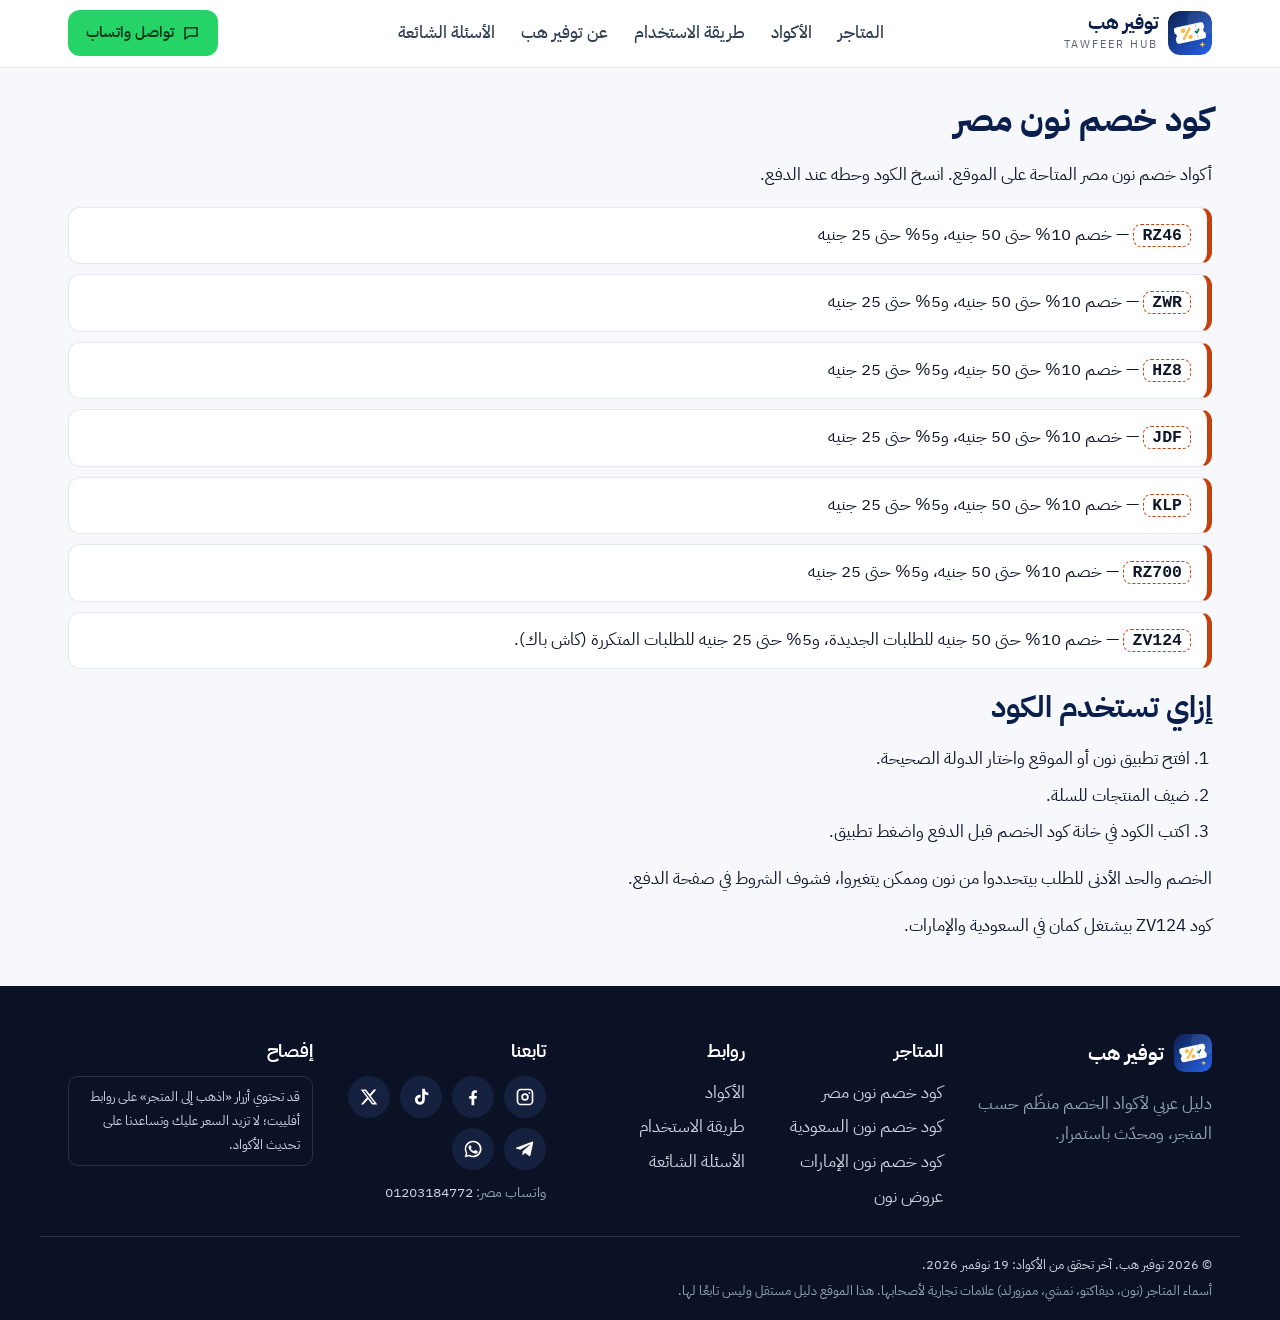
<file: noon-egypt.html>
<!doctype html>
<html lang="ar" dir="rtl">
<head>
  <meta charset="utf-8" />
  <meta name="viewport" content="width=device-width, initial-scale=1, viewport-fit=cover" />
  <title>كود خصم نون مصر | أكواد وكوبونات نون مصر | توفير هب</title>
  <meta name="description" content="كود خصم نون مصر: خصم 10% حتى 50 جنيه للطلبات الجديدة و5% حتى 25 جنيه للمتكررة. انسخ الكود والصقه عند الدفع، بدون تسجيل." />
  <link rel="canonical" href="https://noon-codes.com/noon-egypt" />
  <meta property="og:type" content="website" />
  <meta property="og:url" content="https://noon-codes.com/noon-egypt" />
  <meta property="og:title" content="كود خصم نون مصر | أكواد وكوبونات نون مصر | توفير هب" />
  <meta property="og:description" content="كود خصم نون مصر: خصم 10% حتى 50 جنيه للطلبات الجديدة و5% حتى 25 جنيه للمتكررة. انسخ الكود والصقه عند الدفع، بدون تسجيل." />
  <meta property="og:locale" content="ar_EG" />
  <meta name="twitter:card" content="summary_large_image" />
  <meta name="theme-color" content="#0b1f4d" />
  <meta property="og:image" content="https://noon-codes.com/og-image.png" />
  <link rel="icon" type="image/svg+xml" href="/logo.svg" />
  <link rel="preconnect" href="https://fonts.googleapis.com" />
  <link rel="preconnect" href="https://fonts.gstatic.com" crossorigin />
  <link rel="stylesheet" href="https://fonts.googleapis.com/css2?family=IBM+Plex+Sans+Arabic:wght@400;500;600;700&display=swap" media="print" onload="this.media='all'" />
<link rel="stylesheet" href="/style.css?v=2" />
</head>
<body>
<svg width="0" height="0" style="position:absolute" aria-hidden="true"><defs>
<symbol id="i-check" viewBox="0 0 24 24"><g fill="none" stroke="currentColor" stroke-width="2" stroke-linecap="round" stroke-linejoin="round"><circle cx="12" cy="12" r="9"/><path d="m8 12.5 2.8 2.8L16 9.5"/></g></symbol>
<symbol id="i-shield" viewBox="0 0 24 24"><g fill="none" stroke="currentColor" stroke-width="2" stroke-linecap="round" stroke-linejoin="round"><path d="M12 3 4.5 6v5.5c0 4.5 3.1 8 7.5 9.5 4.4-1.5 7.5-5 7.5-9.5V6L12 3Z"/><path d="m9 12 2.2 2.2L15.5 10"/></g></symbol>
<symbol id="i-bolt" viewBox="0 0 24 24"><path fill="none" stroke="currentColor" stroke-width="2" stroke-linejoin="round" d="M13 2 4.5 13.5H11L10 22l8.5-11.5H12L13 2Z"/></symbol>
<symbol id="i-chat" viewBox="0 0 24 24"><path fill="none" stroke="currentColor" stroke-width="2" stroke-linejoin="round" d="M4 5h16v11H9l-5 4V5Z"/></symbol>
<symbol id="i-cart" viewBox="0 0 24 24"><g fill="none" stroke="currentColor" stroke-width="2" stroke-linecap="round" stroke-linejoin="round"><circle cx="9" cy="20" r="1.5"/><circle cx="18" cy="20" r="1.5"/><path d="M3 4h2.5l2.2 11h10.5l2-8H6.5"/></g></symbol>
</defs></svg>
  <header class="site-header">
    <div class="container header-inner">
      <a class="brand" href="/" aria-label="توفير هب - الرئيسية">
        <img src="logo.svg" alt="" width="44" height="44" />
        <span><b>توفير هب</b><small>TAWFEER HUB</small></span>
      </a>
      <nav aria-label="التنقل الرئيسي">
        <a href="/#stores">المتاجر</a>
        <a href="/#codes">الأكواد</a>
        <a href="/#how">طريقة الاستخدام</a>
        <a href="/#trust">عن توفير هب</a>
        <a href="/#faq">الأسئلة الشائعة</a>
      </nav>
      <a class="btn btn-wa head-cta" aria-label="تواصل واتساب" href="https://wa.me/201203184772" target="_blank" rel="noopener noreferrer"><svg class="ic" width="20" height="20"><use href="#i-chat"/></svg><span>تواصل واتساب</span></a>
    </div>
  </header>

  <main class="container page-main" id="main">
    <h1>كود خصم نون مصر</h1>
    <p>أكواد خصم نون مصر المتاحة على الموقع. انسخ الكود وحطه عند الدفع.</p>
    <ul class="code-list">
      <li><strong dir="ltr">RZ46</strong> — خصم 10% حتى 50 جنيه، و5% حتى 25 جنيه</li>
      <li><strong dir="ltr">ZWR</strong> — خصم 10% حتى 50 جنيه، و5% حتى 25 جنيه</li>
      <li><strong dir="ltr">HZ8</strong> — خصم 10% حتى 50 جنيه، و5% حتى 25 جنيه</li>
      <li><strong dir="ltr">JDF</strong> — خصم 10% حتى 50 جنيه، و5% حتى 25 جنيه</li>
      <li><strong dir="ltr">KLP</strong> — خصم 10% حتى 50 جنيه، و5% حتى 25 جنيه</li>
      <li><strong dir="ltr">RZ700</strong> — خصم 10% حتى 50 جنيه، و5% حتى 25 جنيه</li>
      <li><strong dir="ltr">ZV124</strong> — خصم 10% حتى 50 جنيه للطلبات الجديدة، و5% حتى 25 جنيه للطلبات المتكررة (كاش باك).</li>
    </ul>
    <h2>إزاي تستخدم الكود</h2>
    <ol>
      <li>افتح تطبيق نون أو الموقع واختار الدولة الصحيحة.</li>
      <li>ضيف المنتجات للسلة.</li>
      <li>اكتب الكود في خانة كود الخصم قبل الدفع واضغط تطبيق.</li>
    </ol>
    <p>الخصم والحد الأدنى للطلب بيتحددوا من نون وممكن يتغيروا، فشوف الشروط في صفحة الدفع.</p>
    <p>كود ZV124 بيشتغل كمان في السعودية والإمارات.</p>
  </main>

  <footer class="site-footer">
    <div class="container foot-grid">
      <div>
        <div class="foot-brand"><img src="logo.svg" alt="" width="38" height="38" /><span>توفير هب</span></div>
        <p class="muted">دليل عربي لأكواد الخصم منظّم حسب المتجر، ومحدّث باستمرار.</p>
      </div>
      <div><h3>المتاجر</h3><ul><li><a href="/noon-egypt">كود خصم نون مصر</a></li><li><a href="/noon-saudi">كود خصم نون السعودية</a></li><li><a href="/noon-uae">كود خصم نون الإمارات</a></li><li><a href="/noon-offers">عروض نون</a></li></ul></div>
      <div><h3>روابط</h3><ul><li><a href="/#codes">الأكواد</a></li><li><a href="/#how">طريقة الاستخدام</a></li><li><a href="/#faq">الأسئلة الشائعة</a></li></ul></div>
      <div>
        <h3>تابعنا</h3>
        <div class="social"><a href="https://www.instagram.com/nooncodeegypt" target="_blank" rel="noopener noreferrer me" aria-label="انستجرام" title="انستجرام"><svg viewBox="0 0 24 24" width="20" height="20" fill="currentColor" aria-hidden="true"><path d="M7 2h10a5 5 0 0 1 5 5v10a5 5 0 0 1-5 5H7a5 5 0 0 1-5-5V7a5 5 0 0 1 5-5Zm0 2a3 3 0 0 0-3 3v10a3 3 0 0 0 3 3h10a3 3 0 0 0 3-3V7a3 3 0 0 0-3-3H7Zm5 3.5A4.5 4.5 0 1 1 7.5 12 4.5 4.5 0 0 1 12 7.5Zm0 2A2.5 2.5 0 1 0 14.5 12 2.5 2.5 0 0 0 12 9.5ZM17.3 6a1.1 1.1 0 1 1-1.1 1.1A1.1 1.1 0 0 1 17.300 6Z"/></svg></a><a href="https://www.facebook.com/NoonOffers.Eg" target="_blank" rel="noopener noreferrer me" aria-label="فيسبوك" title="فيسبوك"><svg viewBox="0 0 24 24" width="20" height="20" fill="currentColor" aria-hidden="true"><path d="M13.5 22v-8h2.7l.5-3.2h-3.2V8.7c0-.9.4-1.7 1.8-1.7h1.5V4.2A17 17 0 0 0 14.4 4c-2.5 0-4.2 1.5-4.2 4.3v2.5H7.5V14h2.7v8Z"/></svg></a><a href="https://www.tiktok.com/@noon.eg.c" target="_blank" rel="noopener noreferrer me" aria-label="تيك توك" title="تيك توك"><svg viewBox="0 0 24 24" width="20" height="20" fill="currentColor" aria-hidden="true"><path d="M16.6 2h-3.2v13.3a2.7 2.7 0 1 1-2.7-2.7c.3 0 .5 0 .8.1V9.4a6 6 0 1 0 5.1 5.9V8.6a7.200 7.200 0 0 0 4.200 1.300V6.700A4.300 4.300 0 0 1 16.600 2Z"/></svg></a><a href="https://x.com/nooncodegy" target="_blank" rel="noopener noreferrer me" aria-label="تويتر (X)" title="تويتر (X)"><svg viewBox="0 0 24 24" width="20" height="20" fill="currentColor" aria-hidden="true"><path d="M17.8 3h3.100l-6.800 7.700L22 21h-6.200l-4.900-6.300L5.300 21H2.200l7.300-8.300L2 3h6.400l4.400 5.800L17.800 3Zm-1.100 16.200h1.700L7.400 4.700H5.600l11.100 14.500Z"/></svg></a><a href="https://t.me/+5mHsisvzLKs3OGU0" target="_blank" rel="noopener noreferrer me" aria-label="تيليجرام" title="تيليجرام"><svg viewBox="0 0 24 24" width="20" height="20" fill="currentColor" aria-hidden="true"><path d="M21.800 4.400 18.600 19.500c-.2 1-.9 1.300-1.700.8l-4.700-3.500-2.300 2.200c-.3.300-.5.500-1 .5l.3-4.800 8.700-7.900c.4-.3-.1-.5-.6-.2L6.500 13 1.900 11.600c-1-.3-1-1 .2-1.500L20.100 3.200c.9-.3 1.700.2 1.700 1.200Z"/></svg></a><a href="https://wa.me/201203184772" target="_blank" rel="noopener noreferrer me" aria-label="واتساب" title="واتساب"><svg viewBox="0 0 24 24" width="20" height="20" fill="currentColor" aria-hidden="true"><path d="M12 2a10 10 0 0 0-8.600 15L2 22l5.200-1.400A10 10 0 1 0 12 2Zm0 18.200a8.200 8.200 0 0 1-4.200-1.200l-.3-.2-3 .8.8-2.900-.2-.3A8.200 8.200 0 1 1 12 20.200Zm4.500-6.100c-.2-.1-1.500-.7-1.700-.8s-.4-.1-.6.100-.6.800-.8 1-.3.200-.6.100a6.700 6.700 0 0 1-3.300-2.900c-.2-.4.200-.4.700-1.300.1-.2 0-.3 0-.4l-.8-1.900c-.2-.5-.4-.4-.6-.4h-.5a1 1 0 0 0-.7.300 3 3 0 0 0-.9 2.200 5.200 5.200 0 0 0 1.100 2.800 11.900 11.900 0 0 0 4.600 4c1.700.7 2.400.8 3.300.7a2.800 2.800 0 0 0 1.800-1.300 2.200 2.200 0 0 0 .2-1.300c-.1-.1-.2-.2-.5-.3Z"/></svg></a></div>
        <p class="muted wa">واتساب مصر: <a href="https://wa.me/201203184772" dir="ltr">01203184772</a></p>
      </div>
      <div>
        <h3>إفصاح</h3>
        <p class="disclosure">قد تحتوي أزرار «اذهب إلى المتجر» على روابط أفلييت؛ لا تزيد السعر عليك وتساعدنا على تحديث الأكواد.</p>
      </div>
    </div>
    <div class="container copy">
      <p>© 2026 توفير هب. آخر تحقق من الأكواد: 19 نوفمبر 2026.</p>
      <p class="muted">أسماء المتاجر (نون، ديفاكتو، نمشي، ممزورلد) علامات تجارية لأصحابها. هذا الموقع دليل مستقل وليس تابعًا لها.</p>
    </div>
  </footer>
</body>
</html>
</file>
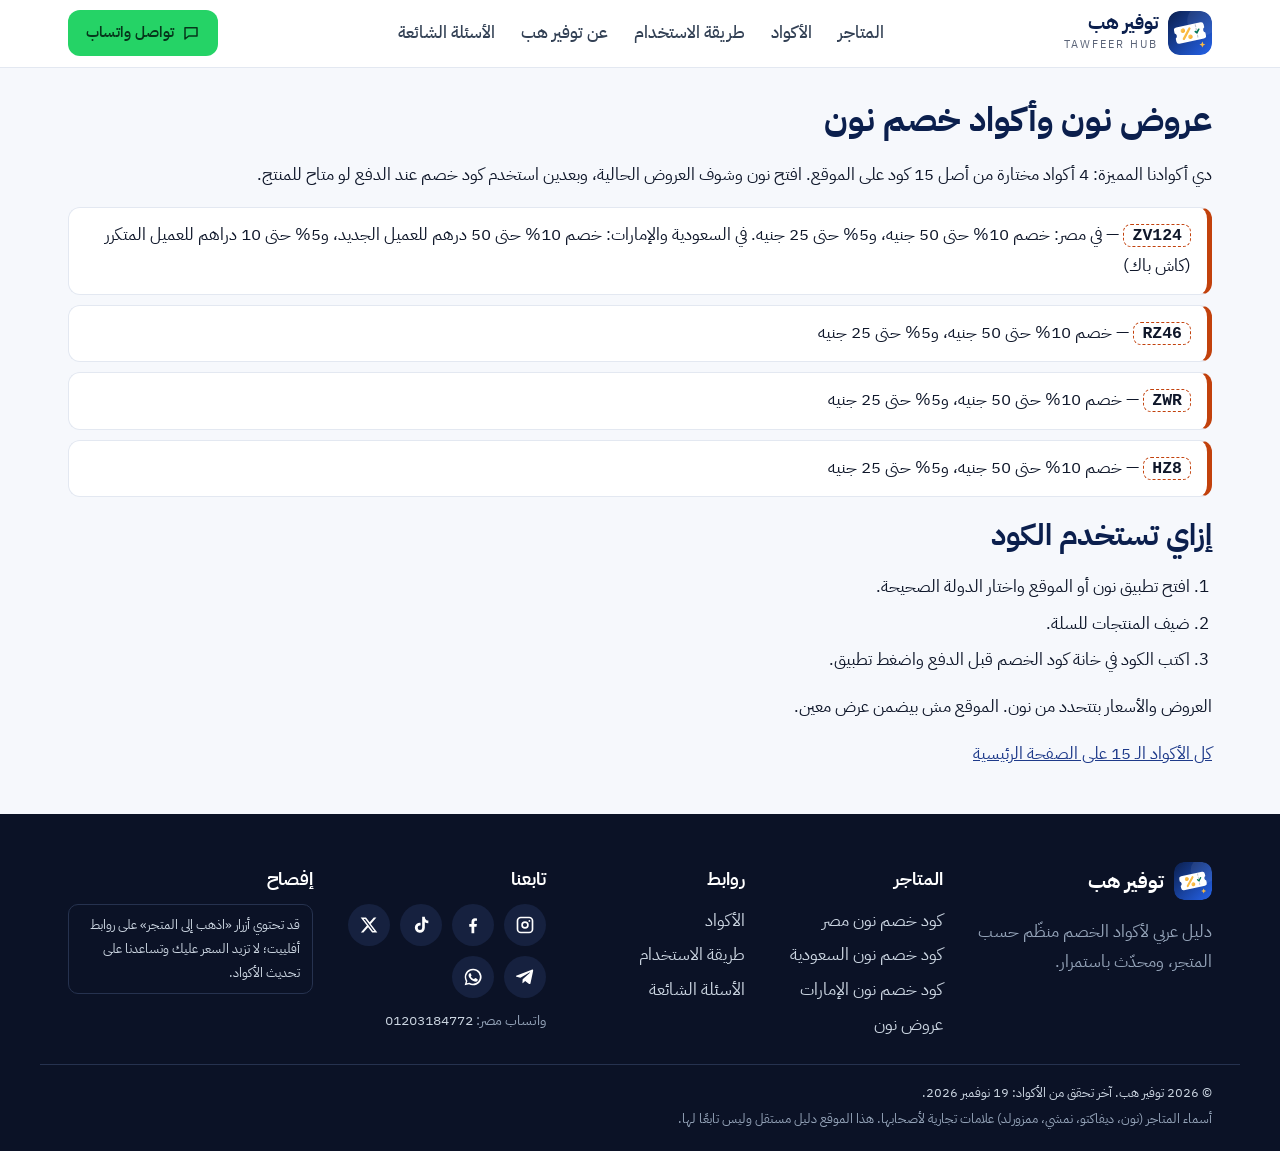
<file: noon-offers.html>
<!doctype html>
<html lang="ar" dir="rtl">
<head>
  <meta charset="utf-8" />
  <meta name="viewport" content="width=device-width, initial-scale=1, viewport-fit=cover" />
  <title>عروض نون اليوم | عروض وأكواد خصم نون | توفير هب</title>
  <meta name="description" content="عروض نون وكود خصم نون في مصر والسعودية والإمارات — خصم 10% حتى 50 جنيه أو 50 درهم. انسخ الكود والصقه عند الدفع، بدون تسجيل." />
  <link rel="canonical" href="https://noon-codes.com/noon-offers" />
  <meta property="og:type" content="website" />
  <meta property="og:url" content="https://noon-codes.com/noon-offers" />
  <meta property="og:title" content="عروض نون اليوم | عروض وأكواد خصم نون | توفير هب" />
  <meta property="og:description" content="عروض نون وكود خصم نون في مصر والسعودية والإمارات — خصم 10% حتى 50 جنيه أو 50 درهم. انسخ الكود والصقه عند الدفع، بدون تسجيل." />
  <meta property="og:locale" content="ar_EG" />
  <meta name="twitter:card" content="summary_large_image" />
  <meta name="theme-color" content="#0b1f4d" />
  <meta property="og:image" content="https://noon-codes.com/og-image.png" />
  <link rel="icon" type="image/svg+xml" href="/logo.svg" />
  <link rel="preconnect" href="https://fonts.googleapis.com" />
  <link rel="preconnect" href="https://fonts.gstatic.com" crossorigin />
  <link rel="stylesheet" href="https://fonts.googleapis.com/css2?family=IBM+Plex+Sans+Arabic:wght@400;500;600;700&display=swap" media="print" onload="this.media='all'" />
<link rel="stylesheet" href="/style.css?v=2" />
</head>
<body>
<svg width="0" height="0" style="position:absolute" aria-hidden="true"><defs>
<symbol id="i-check" viewBox="0 0 24 24"><g fill="none" stroke="currentColor" stroke-width="2" stroke-linecap="round" stroke-linejoin="round"><circle cx="12" cy="12" r="9"/><path d="m8 12.5 2.8 2.8L16 9.5"/></g></symbol>
<symbol id="i-shield" viewBox="0 0 24 24"><g fill="none" stroke="currentColor" stroke-width="2" stroke-linecap="round" stroke-linejoin="round"><path d="M12 3 4.5 6v5.5c0 4.5 3.1 8 7.5 9.5 4.4-1.5 7.5-5 7.5-9.5V6L12 3Z"/><path d="m9 12 2.2 2.2L15.5 10"/></g></symbol>
<symbol id="i-bolt" viewBox="0 0 24 24"><path fill="none" stroke="currentColor" stroke-width="2" stroke-linejoin="round" d="M13 2 4.5 13.5H11L10 22l8.5-11.5H12L13 2Z"/></symbol>
<symbol id="i-chat" viewBox="0 0 24 24"><path fill="none" stroke="currentColor" stroke-width="2" stroke-linejoin="round" d="M4 5h16v11H9l-5 4V5Z"/></symbol>
<symbol id="i-cart" viewBox="0 0 24 24"><g fill="none" stroke="currentColor" stroke-width="2" stroke-linecap="round" stroke-linejoin="round"><circle cx="9" cy="20" r="1.5"/><circle cx="18" cy="20" r="1.5"/><path d="M3 4h2.5l2.2 11h10.5l2-8H6.5"/></g></symbol>
</defs></svg>
  <header class="site-header">
    <div class="container header-inner">
      <a class="brand" href="/" aria-label="توفير هب - الرئيسية">
        <img src="logo.svg" alt="" width="44" height="44" />
        <span><b>توفير هب</b><small>TAWFEER HUB</small></span>
      </a>
      <nav aria-label="التنقل الرئيسي">
        <a href="/#stores">المتاجر</a>
        <a href="/#codes">الأكواد</a>
        <a href="/#how">طريقة الاستخدام</a>
        <a href="/#trust">عن توفير هب</a>
        <a href="/#faq">الأسئلة الشائعة</a>
      </nav>
      <a class="btn btn-wa head-cta" aria-label="تواصل واتساب" href="https://wa.me/201203184772" target="_blank" rel="noopener noreferrer"><svg class="ic" width="20" height="20"><use href="#i-chat"/></svg><span>تواصل واتساب</span></a>
    </div>
  </header>

  <main class="container page-main" id="main">
    <h1>عروض نون وأكواد خصم نون</h1>
    <p>دي أكوادنا المميزة: 4 أكواد مختارة من أصل 15 كود على الموقع. افتح نون وشوف العروض الحالية، وبعدين استخدم كود خصم عند الدفع لو متاح للمنتج.</p>
    <ul class="code-list">
      <li><strong dir="ltr">ZV124</strong> — في مصر: خصم 10% حتى 50 جنيه، و5% حتى 25 جنيه. في السعودية والإمارات: خصم 10% حتى 50 درهم للعميل الجديد، و5% حتى 10 دراهم للعميل المتكرر (كاش باك)</li>
      <li><strong dir="ltr">RZ46</strong> — خصم 10% حتى 50 جنيه، و5% حتى 25 جنيه</li>
      <li><strong dir="ltr">ZWR</strong> — خصم 10% حتى 50 جنيه، و5% حتى 25 جنيه</li>
      <li><strong dir="ltr">HZ8</strong> — خصم 10% حتى 50 جنيه، و5% حتى 25 جنيه</li>
    </ul>
    <h2>إزاي تستخدم الكود</h2>
    <ol>
      <li>افتح تطبيق نون أو الموقع واختار الدولة الصحيحة.</li>
      <li>ضيف المنتجات للسلة.</li>
      <li>اكتب الكود في خانة كود الخصم قبل الدفع واضغط تطبيق.</li>
    </ol>
    <p>العروض والأسعار بتتحدد من نون. الموقع مش بيضمن عرض معين.</p>
    <p><a href="/">كل الأكواد الـ 15 على الصفحة الرئيسية</a></p>
  </main>

  <footer class="site-footer">
    <div class="container foot-grid">
      <div>
        <div class="foot-brand"><img src="logo.svg" alt="" width="38" height="38" /><span>توفير هب</span></div>
        <p class="muted">دليل عربي لأكواد الخصم منظّم حسب المتجر، ومحدّث باستمرار.</p>
      </div>
      <div><h3>المتاجر</h3><ul><li><a href="/noon-egypt">كود خصم نون مصر</a></li><li><a href="/noon-saudi">كود خصم نون السعودية</a></li><li><a href="/noon-uae">كود خصم نون الإمارات</a></li><li><a href="/noon-offers">عروض نون</a></li></ul></div>
      <div><h3>روابط</h3><ul><li><a href="/#codes">الأكواد</a></li><li><a href="/#how">طريقة الاستخدام</a></li><li><a href="/#faq">الأسئلة الشائعة</a></li></ul></div>
      <div>
        <h3>تابعنا</h3>
        <div class="social"><a href="https://www.instagram.com/nooncodeegypt" target="_blank" rel="noopener noreferrer me" aria-label="انستجرام" title="انستجرام"><svg viewBox="0 0 24 24" width="20" height="20" fill="currentColor" aria-hidden="true"><path d="M7 2h10a5 5 0 0 1 5 5v10a5 5 0 0 1-5 5H7a5 5 0 0 1-5-5V7a5 5 0 0 1 5-5Zm0 2a3 3 0 0 0-3 3v10a3 3 0 0 0 3 3h10a3 3 0 0 0 3-3V7a3 3 0 0 0-3-3H7Zm5 3.5A4.5 4.5 0 1 1 7.5 12 4.5 4.5 0 0 1 12 7.5Zm0 2A2.5 2.5 0 1 0 14.5 12 2.5 2.5 0 0 0 12 9.5ZM17.3 6a1.1 1.1 0 1 1-1.1 1.1A1.1 1.1 0 0 1 17.300 6Z"/></svg></a><a href="https://www.facebook.com/NoonOffers.Eg" target="_blank" rel="noopener noreferrer me" aria-label="فيسبوك" title="فيسبوك"><svg viewBox="0 0 24 24" width="20" height="20" fill="currentColor" aria-hidden="true"><path d="M13.5 22v-8h2.7l.5-3.2h-3.2V8.7c0-.9.4-1.7 1.8-1.7h1.5V4.2A17 17 0 0 0 14.4 4c-2.5 0-4.2 1.5-4.2 4.3v2.5H7.5V14h2.7v8Z"/></svg></a><a href="https://www.tiktok.com/@noon.eg.c" target="_blank" rel="noopener noreferrer me" aria-label="تيك توك" title="تيك توك"><svg viewBox="0 0 24 24" width="20" height="20" fill="currentColor" aria-hidden="true"><path d="M16.6 2h-3.2v13.3a2.7 2.7 0 1 1-2.7-2.7c.3 0 .5 0 .8.1V9.4a6 6 0 1 0 5.1 5.9V8.6a7.200 7.200 0 0 0 4.200 1.300V6.700A4.300 4.300 0 0 1 16.600 2Z"/></svg></a><a href="https://x.com/nooncodegy" target="_blank" rel="noopener noreferrer me" aria-label="تويتر (X)" title="تويتر (X)"><svg viewBox="0 0 24 24" width="20" height="20" fill="currentColor" aria-hidden="true"><path d="M17.8 3h3.100l-6.800 7.700L22 21h-6.200l-4.900-6.300L5.300 21H2.200l7.300-8.300L2 3h6.400l4.400 5.800L17.800 3Zm-1.100 16.200h1.700L7.400 4.700H5.600l11.100 14.500Z"/></svg></a><a href="https://t.me/+5mHsisvzLKs3OGU0" target="_blank" rel="noopener noreferrer me" aria-label="تيليجرام" title="تيليجرام"><svg viewBox="0 0 24 24" width="20" height="20" fill="currentColor" aria-hidden="true"><path d="M21.800 4.400 18.600 19.500c-.2 1-.9 1.300-1.700.8l-4.700-3.500-2.300 2.200c-.3.300-.5.500-1 .5l.3-4.800 8.700-7.900c.4-.3-.1-.5-.6-.2L6.500 13 1.900 11.600c-1-.3-1-1 .2-1.500L20.100 3.200c.9-.3 1.700.2 1.700 1.200Z"/></svg></a><a href="https://wa.me/201203184772" target="_blank" rel="noopener noreferrer me" aria-label="واتساب" title="واتساب"><svg viewBox="0 0 24 24" width="20" height="20" fill="currentColor" aria-hidden="true"><path d="M12 2a10 10 0 0 0-8.600 15L2 22l5.200-1.400A10 10 0 1 0 12 2Zm0 18.200a8.200 8.200 0 0 1-4.200-1.200l-.3-.2-3 .8.8-2.900-.2-.3A8.200 8.200 0 1 1 12 20.200Zm4.500-6.100c-.2-.1-1.500-.7-1.700-.8s-.4-.1-.6.100-.6.800-.8 1-.3.200-.6.100a6.700 6.700 0 0 1-3.300-2.900c-.2-.4.200-.4.700-1.300.1-.2 0-.3 0-.4l-.8-1.900c-.2-.5-.4-.4-.6-.4h-.5a1 1 0 0 0-.7.300 3 3 0 0 0-.9 2.200 5.200 5.200 0 0 0 1.100 2.800 11.900 11.900 0 0 0 4.600 4c1.700.7 2.400.8 3.300.7a2.800 2.800 0 0 0 1.800-1.300 2.200 2.200 0 0 0 .2-1.300c-.1-.1-.2-.2-.5-.3Z"/></svg></a></div>
        <p class="muted wa">واتساب مصر: <a href="https://wa.me/201203184772" dir="ltr">01203184772</a></p>
      </div>
      <div>
        <h3>إفصاح</h3>
        <p class="disclosure">قد تحتوي أزرار «اذهب إلى المتجر» على روابط أفلييت؛ لا تزيد السعر عليك وتساعدنا على تحديث الأكواد.</p>
      </div>
    </div>
    <div class="container copy">
      <p>© 2026 توفير هب. آخر تحقق من الأكواد: 19 نوفمبر 2026.</p>
      <p class="muted">أسماء المتاجر (نون، ديفاكتو، نمشي، ممزورلد) علامات تجارية لأصحابها. هذا الموقع دليل مستقل وليس تابعًا لها.</p>
    </div>
  </footer>
</body>
</html>
</file>
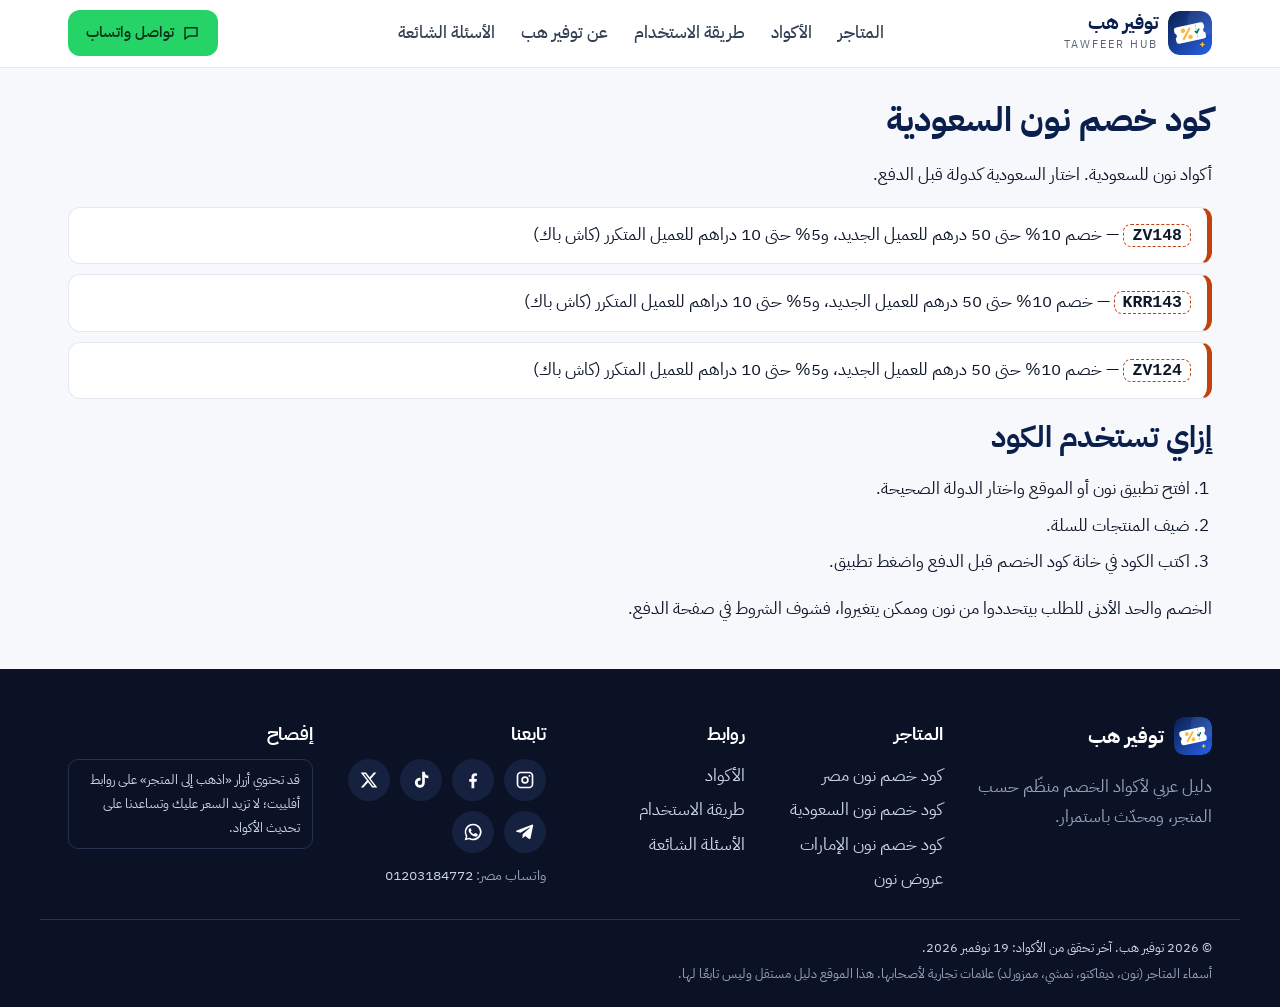
<file: noon-saudi.html>
<!doctype html>
<html lang="ar" dir="rtl">
<head>
  <meta charset="utf-8" />
  <meta name="viewport" content="width=device-width, initial-scale=1, viewport-fit=cover" />
  <title>كود خصم نون السعودية | أكواد نون KSA | توفير هب</title>
  <meta name="description" content="كود خصم نون السعودية: خصم 10% حتى 50 درهم للطلبات الجديدة و5% حتى 10 دراهم للمتكررة. انسخ الكود والصقه عند الدفع، بدون تسجيل." />
  <link rel="canonical" href="https://noon-codes.com/noon-saudi" />
  <meta property="og:type" content="website" />
  <meta property="og:url" content="https://noon-codes.com/noon-saudi" />
  <meta property="og:title" content="كود خصم نون السعودية | أكواد نون KSA | توفير هب" />
  <meta property="og:description" content="كود خصم نون السعودية: خصم 10% حتى 50 درهم للطلبات الجديدة و5% حتى 10 دراهم للمتكررة. انسخ الكود والصقه عند الدفع، بدون تسجيل." />
  <meta property="og:locale" content="ar_EG" />
  <meta name="twitter:card" content="summary_large_image" />
  <meta name="theme-color" content="#0b1f4d" />
  <meta property="og:image" content="https://noon-codes.com/og-image.png" />
  <link rel="icon" type="image/svg+xml" href="/logo.svg" />
  <link rel="preconnect" href="https://fonts.googleapis.com" />
  <link rel="preconnect" href="https://fonts.gstatic.com" crossorigin />
  <link rel="stylesheet" href="https://fonts.googleapis.com/css2?family=IBM+Plex+Sans+Arabic:wght@400;500;600;700&display=swap" media="print" onload="this.media='all'" />
<link rel="stylesheet" href="/style.css?v=2" />
</head>
<body>
<svg width="0" height="0" style="position:absolute" aria-hidden="true"><defs>
<symbol id="i-check" viewBox="0 0 24 24"><g fill="none" stroke="currentColor" stroke-width="2" stroke-linecap="round" stroke-linejoin="round"><circle cx="12" cy="12" r="9"/><path d="m8 12.5 2.8 2.8L16 9.5"/></g></symbol>
<symbol id="i-shield" viewBox="0 0 24 24"><g fill="none" stroke="currentColor" stroke-width="2" stroke-linecap="round" stroke-linejoin="round"><path d="M12 3 4.5 6v5.5c0 4.5 3.1 8 7.5 9.5 4.4-1.5 7.5-5 7.5-9.5V6L12 3Z"/><path d="m9 12 2.2 2.2L15.5 10"/></g></symbol>
<symbol id="i-bolt" viewBox="0 0 24 24"><path fill="none" stroke="currentColor" stroke-width="2" stroke-linejoin="round" d="M13 2 4.5 13.5H11L10 22l8.5-11.5H12L13 2Z"/></symbol>
<symbol id="i-chat" viewBox="0 0 24 24"><path fill="none" stroke="currentColor" stroke-width="2" stroke-linejoin="round" d="M4 5h16v11H9l-5 4V5Z"/></symbol>
<symbol id="i-cart" viewBox="0 0 24 24"><g fill="none" stroke="currentColor" stroke-width="2" stroke-linecap="round" stroke-linejoin="round"><circle cx="9" cy="20" r="1.5"/><circle cx="18" cy="20" r="1.5"/><path d="M3 4h2.5l2.2 11h10.5l2-8H6.5"/></g></symbol>
</defs></svg>
  <header class="site-header">
    <div class="container header-inner">
      <a class="brand" href="/" aria-label="توفير هب - الرئيسية">
        <img src="logo.svg" alt="" width="44" height="44" />
        <span><b>توفير هب</b><small>TAWFEER HUB</small></span>
      </a>
      <nav aria-label="التنقل الرئيسي">
        <a href="/#stores">المتاجر</a>
        <a href="/#codes">الأكواد</a>
        <a href="/#how">طريقة الاستخدام</a>
        <a href="/#trust">عن توفير هب</a>
        <a href="/#faq">الأسئلة الشائعة</a>
      </nav>
      <a class="btn btn-wa head-cta" aria-label="تواصل واتساب" href="https://wa.me/201203184772" target="_blank" rel="noopener noreferrer"><svg class="ic" width="20" height="20"><use href="#i-chat"/></svg><span>تواصل واتساب</span></a>
    </div>
  </header>

  <main class="container page-main" id="main">
    <h1>كود خصم نون السعودية</h1>
    <p>أكواد نون للسعودية. اختار السعودية كدولة قبل الدفع.</p>
    <ul class="code-list">
      <li><strong dir="ltr">ZV148</strong> — خصم 10% حتى 50 درهم للعميل الجديد، و5% حتى 10 دراهم للعميل المتكرر (كاش باك)</li>
      <li><strong dir="ltr">KRR143</strong> — خصم 10% حتى 50 درهم للعميل الجديد، و5% حتى 10 دراهم للعميل المتكرر (كاش باك)</li>
      <li><strong dir="ltr">ZV124</strong> — خصم 10% حتى 50 درهم للعميل الجديد، و5% حتى 10 دراهم للعميل المتكرر (كاش باك)</li>
    </ul>
    <h2>إزاي تستخدم الكود</h2>
    <ol>
      <li>افتح تطبيق نون أو الموقع واختار الدولة الصحيحة.</li>
      <li>ضيف المنتجات للسلة.</li>
      <li>اكتب الكود في خانة كود الخصم قبل الدفع واضغط تطبيق.</li>
    </ol>
    <p>الخصم والحد الأدنى للطلب بيتحددوا من نون وممكن يتغيروا، فشوف الشروط في صفحة الدفع.</p>
  </main>

  <footer class="site-footer">
    <div class="container foot-grid">
      <div>
        <div class="foot-brand"><img src="logo.svg" alt="" width="38" height="38" /><span>توفير هب</span></div>
        <p class="muted">دليل عربي لأكواد الخصم منظّم حسب المتجر، ومحدّث باستمرار.</p>
      </div>
      <div><h3>المتاجر</h3><ul><li><a href="/noon-egypt">كود خصم نون مصر</a></li><li><a href="/noon-saudi">كود خصم نون السعودية</a></li><li><a href="/noon-uae">كود خصم نون الإمارات</a></li><li><a href="/noon-offers">عروض نون</a></li></ul></div>
      <div><h3>روابط</h3><ul><li><a href="/#codes">الأكواد</a></li><li><a href="/#how">طريقة الاستخدام</a></li><li><a href="/#faq">الأسئلة الشائعة</a></li></ul></div>
      <div>
        <h3>تابعنا</h3>
        <div class="social"><a href="https://www.instagram.com/nooncodeegypt" target="_blank" rel="noopener noreferrer me" aria-label="انستجرام" title="انستجرام"><svg viewBox="0 0 24 24" width="20" height="20" fill="currentColor" aria-hidden="true"><path d="M7 2h10a5 5 0 0 1 5 5v10a5 5 0 0 1-5 5H7a5 5 0 0 1-5-5V7a5 5 0 0 1 5-5Zm0 2a3 3 0 0 0-3 3v10a3 3 0 0 0 3 3h10a3 3 0 0 0 3-3V7a3 3 0 0 0-3-3H7Zm5 3.5A4.5 4.5 0 1 1 7.5 12 4.5 4.5 0 0 1 12 7.5Zm0 2A2.5 2.5 0 1 0 14.5 12 2.5 2.5 0 0 0 12 9.5ZM17.3 6a1.1 1.1 0 1 1-1.1 1.1A1.1 1.1 0 0 1 17.300 6Z"/></svg></a><a href="https://www.facebook.com/NoonOffers.Eg" target="_blank" rel="noopener noreferrer me" aria-label="فيسبوك" title="فيسبوك"><svg viewBox="0 0 24 24" width="20" height="20" fill="currentColor" aria-hidden="true"><path d="M13.5 22v-8h2.7l.5-3.2h-3.2V8.7c0-.9.4-1.7 1.8-1.7h1.5V4.2A17 17 0 0 0 14.4 4c-2.5 0-4.2 1.5-4.2 4.3v2.5H7.5V14h2.7v8Z"/></svg></a><a href="https://www.tiktok.com/@noon.eg.c" target="_blank" rel="noopener noreferrer me" aria-label="تيك توك" title="تيك توك"><svg viewBox="0 0 24 24" width="20" height="20" fill="currentColor" aria-hidden="true"><path d="M16.6 2h-3.2v13.3a2.7 2.7 0 1 1-2.7-2.7c.3 0 .5 0 .8.1V9.4a6 6 0 1 0 5.1 5.9V8.6a7.200 7.200 0 0 0 4.200 1.300V6.700A4.300 4.300 0 0 1 16.600 2Z"/></svg></a><a href="https://x.com/nooncodegy" target="_blank" rel="noopener noreferrer me" aria-label="تويتر (X)" title="تويتر (X)"><svg viewBox="0 0 24 24" width="20" height="20" fill="currentColor" aria-hidden="true"><path d="M17.8 3h3.100l-6.800 7.700L22 21h-6.200l-4.900-6.300L5.300 21H2.200l7.300-8.300L2 3h6.400l4.400 5.800L17.800 3Zm-1.100 16.200h1.700L7.400 4.700H5.600l11.100 14.500Z"/></svg></a><a href="https://t.me/+5mHsisvzLKs3OGU0" target="_blank" rel="noopener noreferrer me" aria-label="تيليجرام" title="تيليجرام"><svg viewBox="0 0 24 24" width="20" height="20" fill="currentColor" aria-hidden="true"><path d="M21.800 4.400 18.600 19.500c-.2 1-.9 1.300-1.700.8l-4.700-3.500-2.300 2.200c-.3.300-.5.500-1 .5l.3-4.800 8.700-7.900c.4-.3-.1-.5-.6-.2L6.500 13 1.900 11.600c-1-.3-1-1 .2-1.500L20.100 3.200c.9-.3 1.700.2 1.700 1.200Z"/></svg></a><a href="https://wa.me/201203184772" target="_blank" rel="noopener noreferrer me" aria-label="واتساب" title="واتساب"><svg viewBox="0 0 24 24" width="20" height="20" fill="currentColor" aria-hidden="true"><path d="M12 2a10 10 0 0 0-8.600 15L2 22l5.200-1.400A10 10 0 1 0 12 2Zm0 18.200a8.200 8.200 0 0 1-4.200-1.200l-.3-.2-3 .8.8-2.900-.2-.3A8.200 8.200 0 1 1 12 20.200Zm4.500-6.100c-.2-.1-1.500-.7-1.700-.8s-.4-.1-.6.100-.6.800-.8 1-.3.200-.6.100a6.700 6.700 0 0 1-3.300-2.900c-.2-.4.200-.4.700-1.300.1-.2 0-.3 0-.4l-.8-1.900c-.2-.5-.4-.4-.6-.4h-.5a1 1 0 0 0-.7.300 3 3 0 0 0-.9 2.200 5.200 5.200 0 0 0 1.100 2.800 11.900 11.900 0 0 0 4.600 4c1.700.7 2.400.8 3.300.7a2.800 2.800 0 0 0 1.800-1.300 2.200 2.200 0 0 0 .2-1.300c-.1-.1-.2-.2-.5-.3Z"/></svg></a></div>
        <p class="muted wa">واتساب مصر: <a href="https://wa.me/201203184772" dir="ltr">01203184772</a></p>
      </div>
      <div>
        <h3>إفصاح</h3>
        <p class="disclosure">قد تحتوي أزرار «اذهب إلى المتجر» على روابط أفلييت؛ لا تزيد السعر عليك وتساعدنا على تحديث الأكواد.</p>
      </div>
    </div>
    <div class="container copy">
      <p>© 2026 توفير هب. آخر تحقق من الأكواد: 19 نوفمبر 2026.</p>
      <p class="muted">أسماء المتاجر (نون، ديفاكتو، نمشي، ممزورلد) علامات تجارية لأصحابها. هذا الموقع دليل مستقل وليس تابعًا لها.</p>
    </div>
  </footer>
</body>
</html>
</file>
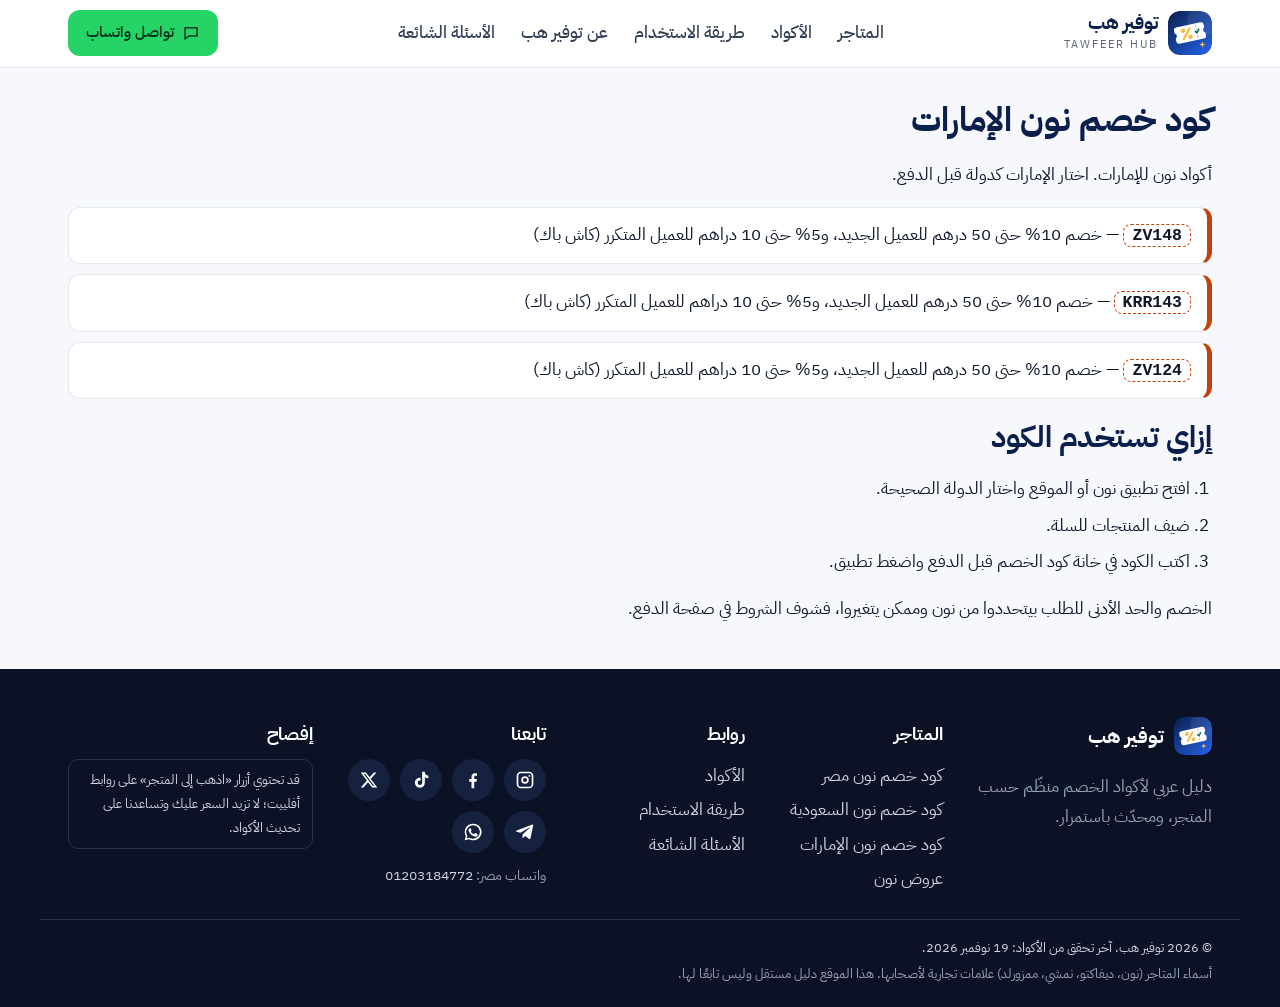
<file: noon-uae.html>
<!doctype html>
<html lang="ar" dir="rtl">
<head>
  <meta charset="utf-8" />
  <meta name="viewport" content="width=device-width, initial-scale=1, viewport-fit=cover" />
  <title>كود خصم نون الإمارات | أكواد نون UAE | توفير هب</title>
  <meta name="description" content="كود خصم نون الإمارات: خصم 10% حتى 50 درهم للطلبات الجديدة و5% حتى 10 دراهم للمتكررة. انسخ الكود والصقه عند الدفع، بدون تسجيل." />
  <link rel="canonical" href="https://noon-codes.com/noon-uae" />
  <meta property="og:type" content="website" />
  <meta property="og:url" content="https://noon-codes.com/noon-uae" />
  <meta property="og:title" content="كود خصم نون الإمارات | أكواد نون UAE | توفير هب" />
  <meta property="og:description" content="كود خصم نون الإمارات: خصم 10% حتى 50 درهم للطلبات الجديدة و5% حتى 10 دراهم للمتكررة. انسخ الكود والصقه عند الدفع، بدون تسجيل." />
  <meta property="og:locale" content="ar_EG" />
  <meta name="twitter:card" content="summary_large_image" />
  <meta name="theme-color" content="#0b1f4d" />
  <meta property="og:image" content="https://noon-codes.com/og-image.png" />
  <link rel="icon" type="image/svg+xml" href="/logo.svg" />
  <link rel="preconnect" href="https://fonts.googleapis.com" />
  <link rel="preconnect" href="https://fonts.gstatic.com" crossorigin />
  <link rel="stylesheet" href="https://fonts.googleapis.com/css2?family=IBM+Plex+Sans+Arabic:wght@400;500;600;700&display=swap" media="print" onload="this.media='all'" />
<link rel="stylesheet" href="/style.css?v=2" />
</head>
<body>
<svg width="0" height="0" style="position:absolute" aria-hidden="true"><defs>
<symbol id="i-check" viewBox="0 0 24 24"><g fill="none" stroke="currentColor" stroke-width="2" stroke-linecap="round" stroke-linejoin="round"><circle cx="12" cy="12" r="9"/><path d="m8 12.5 2.8 2.8L16 9.5"/></g></symbol>
<symbol id="i-shield" viewBox="0 0 24 24"><g fill="none" stroke="currentColor" stroke-width="2" stroke-linecap="round" stroke-linejoin="round"><path d="M12 3 4.5 6v5.5c0 4.5 3.1 8 7.5 9.5 4.4-1.5 7.5-5 7.5-9.5V6L12 3Z"/><path d="m9 12 2.2 2.2L15.5 10"/></g></symbol>
<symbol id="i-bolt" viewBox="0 0 24 24"><path fill="none" stroke="currentColor" stroke-width="2" stroke-linejoin="round" d="M13 2 4.5 13.5H11L10 22l8.5-11.5H12L13 2Z"/></symbol>
<symbol id="i-chat" viewBox="0 0 24 24"><path fill="none" stroke="currentColor" stroke-width="2" stroke-linejoin="round" d="M4 5h16v11H9l-5 4V5Z"/></symbol>
<symbol id="i-cart" viewBox="0 0 24 24"><g fill="none" stroke="currentColor" stroke-width="2" stroke-linecap="round" stroke-linejoin="round"><circle cx="9" cy="20" r="1.5"/><circle cx="18" cy="20" r="1.5"/><path d="M3 4h2.5l2.2 11h10.5l2-8H6.5"/></g></symbol>
</defs></svg>
  <header class="site-header">
    <div class="container header-inner">
      <a class="brand" href="/" aria-label="توفير هب - الرئيسية">
        <img src="logo.svg" alt="" width="44" height="44" />
        <span><b>توفير هب</b><small>TAWFEER HUB</small></span>
      </a>
      <nav aria-label="التنقل الرئيسي">
        <a href="/#stores">المتاجر</a>
        <a href="/#codes">الأكواد</a>
        <a href="/#how">طريقة الاستخدام</a>
        <a href="/#trust">عن توفير هب</a>
        <a href="/#faq">الأسئلة الشائعة</a>
      </nav>
      <a class="btn btn-wa head-cta" aria-label="تواصل واتساب" href="https://wa.me/201203184772" target="_blank" rel="noopener noreferrer"><svg class="ic" width="20" height="20"><use href="#i-chat"/></svg><span>تواصل واتساب</span></a>
    </div>
  </header>

  <main class="container page-main" id="main">
    <h1>كود خصم نون الإمارات</h1>
    <p>أكواد نون للإمارات. اختار الإمارات كدولة قبل الدفع.</p>
    <ul class="code-list">
      <li><strong dir="ltr">ZV148</strong> — خصم 10% حتى 50 درهم للعميل الجديد، و5% حتى 10 دراهم للعميل المتكرر (كاش باك)</li>
      <li><strong dir="ltr">KRR143</strong> — خصم 10% حتى 50 درهم للعميل الجديد، و5% حتى 10 دراهم للعميل المتكرر (كاش باك)</li>
      <li><strong dir="ltr">ZV124</strong> — خصم 10% حتى 50 درهم للعميل الجديد، و5% حتى 10 دراهم للعميل المتكرر (كاش باك)</li>
    </ul>
    <h2>إزاي تستخدم الكود</h2>
    <ol>
      <li>افتح تطبيق نون أو الموقع واختار الدولة الصحيحة.</li>
      <li>ضيف المنتجات للسلة.</li>
      <li>اكتب الكود في خانة كود الخصم قبل الدفع واضغط تطبيق.</li>
    </ol>
    <p>الخصم والحد الأدنى للطلب بيتحددوا من نون وممكن يتغيروا، فشوف الشروط في صفحة الدفع.</p>
  </main>

  <footer class="site-footer">
    <div class="container foot-grid">
      <div>
        <div class="foot-brand"><img src="logo.svg" alt="" width="38" height="38" /><span>توفير هب</span></div>
        <p class="muted">دليل عربي لأكواد الخصم منظّم حسب المتجر، ومحدّث باستمرار.</p>
      </div>
      <div><h3>المتاجر</h3><ul><li><a href="/noon-egypt">كود خصم نون مصر</a></li><li><a href="/noon-saudi">كود خصم نون السعودية</a></li><li><a href="/noon-uae">كود خصم نون الإمارات</a></li><li><a href="/noon-offers">عروض نون</a></li></ul></div>
      <div><h3>روابط</h3><ul><li><a href="/#codes">الأكواد</a></li><li><a href="/#how">طريقة الاستخدام</a></li><li><a href="/#faq">الأسئلة الشائعة</a></li></ul></div>
      <div>
        <h3>تابعنا</h3>
        <div class="social"><a href="https://www.instagram.com/nooncodeegypt" target="_blank" rel="noopener noreferrer me" aria-label="انستجرام" title="انستجرام"><svg viewBox="0 0 24 24" width="20" height="20" fill="currentColor" aria-hidden="true"><path d="M7 2h10a5 5 0 0 1 5 5v10a5 5 0 0 1-5 5H7a5 5 0 0 1-5-5V7a5 5 0 0 1 5-5Zm0 2a3 3 0 0 0-3 3v10a3 3 0 0 0 3 3h10a3 3 0 0 0 3-3V7a3 3 0 0 0-3-3H7Zm5 3.5A4.5 4.5 0 1 1 7.5 12 4.5 4.5 0 0 1 12 7.5Zm0 2A2.5 2.5 0 1 0 14.5 12 2.5 2.5 0 0 0 12 9.5ZM17.3 6a1.1 1.1 0 1 1-1.1 1.1A1.1 1.1 0 0 1 17.300 6Z"/></svg></a><a href="https://www.facebook.com/NoonOffers.Eg" target="_blank" rel="noopener noreferrer me" aria-label="فيسبوك" title="فيسبوك"><svg viewBox="0 0 24 24" width="20" height="20" fill="currentColor" aria-hidden="true"><path d="M13.5 22v-8h2.7l.5-3.2h-3.2V8.7c0-.9.4-1.7 1.8-1.7h1.5V4.2A17 17 0 0 0 14.4 4c-2.5 0-4.2 1.5-4.2 4.3v2.5H7.5V14h2.7v8Z"/></svg></a><a href="https://www.tiktok.com/@noon.eg.c" target="_blank" rel="noopener noreferrer me" aria-label="تيك توك" title="تيك توك"><svg viewBox="0 0 24 24" width="20" height="20" fill="currentColor" aria-hidden="true"><path d="M16.6 2h-3.2v13.3a2.7 2.7 0 1 1-2.7-2.7c.3 0 .5 0 .8.1V9.4a6 6 0 1 0 5.1 5.9V8.6a7.200 7.200 0 0 0 4.200 1.300V6.700A4.300 4.300 0 0 1 16.600 2Z"/></svg></a><a href="https://x.com/nooncodegy" target="_blank" rel="noopener noreferrer me" aria-label="تويتر (X)" title="تويتر (X)"><svg viewBox="0 0 24 24" width="20" height="20" fill="currentColor" aria-hidden="true"><path d="M17.8 3h3.100l-6.800 7.700L22 21h-6.200l-4.900-6.300L5.300 21H2.200l7.300-8.300L2 3h6.400l4.400 5.800L17.800 3Zm-1.100 16.200h1.700L7.400 4.700H5.600l11.100 14.500Z"/></svg></a><a href="https://t.me/+5mHsisvzLKs3OGU0" target="_blank" rel="noopener noreferrer me" aria-label="تيليجرام" title="تيليجرام"><svg viewBox="0 0 24 24" width="20" height="20" fill="currentColor" aria-hidden="true"><path d="M21.800 4.400 18.600 19.500c-.2 1-.9 1.300-1.700.8l-4.700-3.500-2.300 2.200c-.3.300-.5.500-1 .5l.3-4.800 8.700-7.900c.4-.3-.1-.5-.6-.2L6.500 13 1.900 11.600c-1-.3-1-1 .2-1.500L20.100 3.200c.9-.3 1.700.2 1.700 1.200Z"/></svg></a><a href="https://wa.me/201203184772" target="_blank" rel="noopener noreferrer me" aria-label="واتساب" title="واتساب"><svg viewBox="0 0 24 24" width="20" height="20" fill="currentColor" aria-hidden="true"><path d="M12 2a10 10 0 0 0-8.600 15L2 22l5.200-1.400A10 10 0 1 0 12 2Zm0 18.200a8.200 8.200 0 0 1-4.200-1.200l-.3-.2-3 .8.8-2.900-.2-.3A8.200 8.200 0 1 1 12 20.200Zm4.500-6.100c-.2-.1-1.500-.7-1.700-.8s-.4-.1-.6.100-.6.800-.8 1-.3.200-.6.100a6.700 6.700 0 0 1-3.300-2.900c-.2-.4.200-.4.700-1.300.1-.2 0-.3 0-.4l-.8-1.900c-.2-.5-.4-.4-.6-.4h-.5a1 1 0 0 0-.7.300 3 3 0 0 0-.9 2.200 5.200 5.200 0 0 0 1.100 2.800 11.900 11.900 0 0 0 4.600 4c1.700.7 2.400.8 3.300.7a2.800 2.800 0 0 0 1.800-1.300 2.200 2.200 0 0 0 .2-1.300c-.1-.1-.2-.2-.5-.3Z"/></svg></a></div>
        <p class="muted wa">واتساب مصر: <a href="https://wa.me/201203184772" dir="ltr">01203184772</a></p>
      </div>
      <div>
        <h3>إفصاح</h3>
        <p class="disclosure">قد تحتوي أزرار «اذهب إلى المتجر» على روابط أفلييت؛ لا تزيد السعر عليك وتساعدنا على تحديث الأكواد.</p>
      </div>
    </div>
    <div class="container copy">
      <p>© 2026 توفير هب. آخر تحقق من الأكواد: 19 نوفمبر 2026.</p>
      <p class="muted">أسماء المتاجر (نون، ديفاكتو، نمشي، ممزورلد) علامات تجارية لأصحابها. هذا الموقع دليل مستقل وليس تابعًا لها.</p>
    </div>
  </footer>
</body>
</html>
</file>
<file: style.css>
:root{
--bg:#f6f8fc;--card:#fff;--ink:#0f172a;--muted:#5b6478;--line:#e3e8f1;
--brand:#2563eb;--brand-d:#1e3a8a;--navy:#0b1f4d;--accent:#f5a524;--ok:#047857;--ok-bg:#e7f6ef;--wa:#25d366;
--store:#2563eb;--r:16px;--pad:clamp(16px,3.5vw,28px)
}
*{box-sizing:border-box}
html{scroll-behavior:smooth;scroll-padding-top:84px;-webkit-text-size-adjust:100%}
html,body{max-width:100%}
body{overflow-x:clip;margin:0;font-family:"IBM Plex Sans Arabic","Segoe UI",Tahoma,Arial,sans-serif;background:var(--bg);color:var(--ink);line-height:1.85;font-size:clamp(15px,1.6vw,16.5px);-webkit-font-smoothing:antialiased}
img{max-width:100%;height:auto}
a{color:var(--brand)}
.ic{width:1.2em;height:1.2em;flex:none;vertical-align:-.2em}
.container{width:100%;max-width:1200px;margin-inline:auto;padding-inline:max(var(--pad),env(safe-area-inset-right)) max(var(--pad),env(safe-area-inset-left))}
.visually-hidden{position:absolute;width:1px;height:1px;overflow:hidden;clip:rect(0 0 0 0)}
:focus-visible{outline:3px solid var(--accent);outline-offset:2px;border-radius:6px}
.skip{position:absolute;right:12px;top:-60px;background:#111;color:#fff;padding:8px 14px;border-radius:8px;z-index:70}
.skip:focus{top:12px}
h2{margin:0 0 10px;font-size:clamp(22px,3vw,30px);line-height:1.4;font-weight:700;color:var(--navy)}
h3{margin:0 0 8px;font-size:clamp(16px,2.2vw,18px)}
.muted{color:var(--muted)}
.lead{max-width:60ch;color:#334155;margin:0}
.site-header{background:rgba(255,255,255,.92);backdrop-filter:saturate(1.4) blur(10px);-webkit-backdrop-filter:saturate(1.4) blur(10px);position:sticky;top:0;z-index:30;border-bottom:1px solid var(--line);padding-top:env(safe-area-inset-top)}
.header-inner{display:flex;align-items:center;justify-content:space-between;gap:16px;padding-block:10px}
.brand{display:flex;align-items:center;gap:10px;text-decoration:none;color:var(--navy);flex-shrink:0}
.brand img{width:44px;height:44px;border-radius:12px;display:block}
.brand b{display:block;font-size:19px;line-height:1.25;font-weight:700}
.brand small{display:block;font-size:11px;letter-spacing:2px;color:var(--muted);direction:ltr;text-align:start}
nav{display:flex;gap:2px;min-width:0;margin-inline:auto}
nav a{color:#334155;text-decoration:none;font-weight:500;padding:8px 12px;border-radius:10px;white-space:nowrap}
nav a:hover{background:#eef2fb;color:var(--navy)}
.head-cta{min-height:42px;font-size:14px}
.btn{display:inline-flex;align-items:center;justify-content:center;gap:8px;border-radius:12px;padding:0 18px;min-height:46px;font:inherit;font-weight:600;font-size:15px;cursor:pointer;text-decoration:none;border:0;background:var(--navy);color:#fff;transition:background .15s}
.btn:hover{background:var(--brand-d)}
.btn-wa{background:var(--wa);color:#06361b}
.btn-wa:hover{background:#1ebe5b}
.hero{background:radial-gradient(900px 420px at 85% -10%,rgba(245,165,36,.22),transparent 60%),radial-gradient(700px 400px at 0% 100%,rgba(96,140,255,.35),transparent 60%),linear-gradient(135deg,var(--navy),#17399a);color:#fff;padding:clamp(28px,5vw,56px) 0 clamp(36px,6vw,64px)}
.hero-grid{display:grid;grid-template-columns:minmax(0,1.25fr) minmax(280px,.75fr);gap:clamp(24px,5vw,56px);align-items:center}
.crumbs{margin:0 0 8px;color:#b6c6f2;font-size:13px}
.hero h1{margin:0 0 12px;font-size:clamp(28px,5vw,46px);line-height:1.3;font-weight:700;max-width:20ch;color:#fff}
.hero .lead{color:#d6e0fb}
.search-row{display:flex;gap:8px;margin-top:22px;max-width:620px;background:#fff;padding:6px;border-radius:999px;box-shadow:0 14px 34px -14px rgba(0,0,0,.6)}
.search-row input{flex:1;min-width:0;min-height:46px;padding:0 18px;border:0;border-radius:999px;font:inherit;font-size:16px;background:transparent;color:var(--ink)}
.search-row input:focus{outline:none}
.search-row:focus-within{outline:3px solid var(--accent)}
.search-row button{min-height:46px;padding:0 20px;border:0;background:#eef2fb;color:var(--navy);border-radius:999px;cursor:pointer;font:inherit;font-weight:600}
.hero-stats{margin:14px 0 0;color:#b6c6f2;font-size:14px;min-height:26px}
.hero-stats b{color:#fff}
.ticket{position:relative;background:#fff;color:var(--ink);border-radius:24px;padding:22px 22px 20px;display:flex;flex-direction:column;gap:12px;box-shadow:0 26px 50px -24px rgba(0,0,0,.65);transform:rotate(-1.5deg)}
.ticket::before,.ticket::after{content:"";position:absolute;top:58px;width:22px;height:22px;border-radius:50%;background:#1a3ea6}
.ticket::before{inset-inline-start:-11px}.ticket::after{inset-inline-end:-11px}
.t-top{display:flex;align-items:center;gap:12px;margin:0 0 10px;padding-bottom:14px;border-bottom:2px dashed var(--line);font-weight:700;color:var(--navy);font-size:17px}
.ticket .ver{margin:0}
.ticket .btn{width:100%}
.ver{display:inline-flex;align-items:center;gap:5px;color:var(--ok);background:var(--ok-bg);border-radius:999px;padding:1px 10px;font-size:12.5px;font-weight:600}
.trust-strip{background:#fff;border-bottom:1px solid var(--line)}
.trust-strip ul{list-style:none;margin:0 auto;padding-block:18px;display:grid;grid-template-columns:repeat(4,1fr);gap:8px 24px}
.trust-strip li{display:flex;gap:12px;align-items:center}
.trust-strip .ic{width:30px;height:30px;color:var(--brand);padding:5px;background:#eaf0ff;border-radius:10px;box-sizing:content-box}
.trust-strip b{display:block;line-height:1.4;font-size:15px}
.trust-strip small{display:block;color:var(--muted);font-size:13px;line-height:1.5}
.section{padding:clamp(30px,5vw,56px) 0}
.section-alt{background:#fff;border-block:1px solid var(--line)}
.store-grid{display:grid;grid-template-columns:repeat(auto-fill,minmax(min(100%,190px),1fr));gap:12px;margin-top:16px}
.store-card{display:flex;align-items:center;gap:12px;background:var(--card);border:1px solid var(--line);border-radius:14px;padding:12px 14px;text-align:start;cursor:pointer;font:inherit;color:inherit;min-height:68px;transition:border-color .15s,box-shadow .15s}
.store-card:hover{border-color:var(--store);box-shadow:0 10px 22px -16px var(--store)}
.store-card strong{display:block;line-height:1.4}
.store-card small{color:var(--muted);font-size:13px}
.ava{width:48px;height:48px;flex:none;border-radius:12px;object-fit:contain;background:#fff;border:1px solid var(--line);display:block}
.layout{display:grid;grid-template-columns:minmax(0,1fr) 320px;gap:clamp(18px,3vw,32px);align-items:start}
.main-col,.side-col{min-width:0}
.side-col{position:sticky;top:90px}
.codes-head{display:flex;flex-wrap:wrap;gap:12px;align-items:center;justify-content:space-between}
.filters{display:flex;flex-wrap:wrap;gap:8px}
.filter{border:1px solid var(--line);background:#fff;border-radius:999px;padding:6px 15px;min-height:38px;cursor:pointer;font:inherit;font-size:14px;white-space:nowrap}
.filter:hover{border-color:var(--brand)}
.filter.is-active{background:var(--navy);color:#fff;border-color:var(--navy)}
.cards{display:flex;flex-direction:column;gap:12px;margin-top:12px}
.coupon{display:grid;grid-template-columns:auto minmax(0,1fr) minmax(250px,300px);gap:14px 18px;align-items:center;background:var(--card);border:1px solid var(--line);border-inline-start:5px solid var(--store);border-radius:var(--r);padding:16px 18px}
.coupon:hover{box-shadow:0 14px 28px -20px var(--store)}
.c-body{min-width:0}
.c-meta{display:flex;flex-wrap:wrap;gap:4px 10px;align-items:center;font-size:13px;margin-bottom:2px}
.badge{color:var(--store);font-weight:700}
.c-body h3{margin:0;line-height:1.5}
.c-body p{margin:2px 0 0;color:#475569;font-size:14.5px;overflow-wrap:anywhere}
.c-actions{display:flex;flex-direction:column;gap:8px}
.code-box{display:flex;min-width:0;border:2px dashed var(--store);border-radius:12px;overflow:hidden;background:#fff;direction:ltr}
.code-box .code{flex:1;min-width:0;display:flex;align-items:center;justify-content:center;font-weight:700;letter-spacing:2px;font-size:clamp(18px,2.4vw,20px);padding:8px 10px;overflow-wrap:anywhere}
.code-box .btn-copy{border:0;background:var(--store);color:#fff;padding:0 22px;min-height:46px;font:inherit;font-weight:600;cursor:pointer}
.code-box .btn-copy:hover{filter:brightness(.92)}
.empty{padding:22px;border:1px dashed var(--line);border-radius:var(--r);background:#fff}
.box{background:var(--card);border:1px solid var(--line);border-radius:var(--r);padding:clamp(16px,2vw,20px);margin-top:16px}
.side-col .box:first-child{margin-top:0}
.box .btn{width:100%;margin-top:6px}
.help{background:#f1fbf5;border-color:#bfe8d0}
.table-wrap{overflow-x:auto;-webkit-overflow-scrolling:touch}
table{width:100%;border-collapse:collapse;font-size:14.5px}
th,td{text-align:start;padding:9px 10px;border-bottom:1px solid var(--line);white-space:nowrap}
th{background:#f1f5ff}
td.mono{font-weight:700;direction:ltr;text-align:end;letter-spacing:1px}
.steps{list-style:none;counter-reset:s;margin:18px 0 0;padding:0;display:grid;grid-template-columns:repeat(4,1fr);gap:20px}
.steps li{counter-increment:s;position:relative;padding-top:54px}
.steps li::before{content:counter(s);position:absolute;top:0;inset-inline-start:0;width:40px;height:40px;border-radius:50%;background:var(--navy);color:#fff;display:flex;align-items:center;justify-content:center;font-weight:700}
.steps li::after{content:"";position:absolute;top:19px;inset-inline-start:52px;inset-inline-end:-12px;border-top:2px dashed #c6d2ec}
.steps li:last-child::after{display:none}
.steps b{display:block;margin-bottom:2px}
.steps span{color:var(--muted);font-size:14.5px;display:block}
.trust-grid{display:grid;grid-template-columns:1.1fr 1.2fr auto;gap:clamp(20px,4vw,44px);align-items:start}
.trust-list{list-style:none;margin:0;padding:0;display:grid;gap:14px}
.trust-list li{padding-inline-start:14px;border-inline-start:3px solid var(--accent)}
.trust-list b{display:block}
.trust-list span{color:var(--muted);font-size:14.5px}
.follow .social{max-width:150px}
details{border:1px solid var(--line);border-radius:14px;margin-bottom:10px;background:#fff;max-width:860px;overflow:hidden}
summary{cursor:pointer;font-weight:600;padding:14px 18px;min-height:50px}
details[open] summary{background:#eef2fb;color:var(--navy)}
details p{margin:0;padding:12px 18px 16px;color:#334155}
.site-footer{background:#0b1226;color:#cbd5e1;padding:clamp(32px,4vw,48px) 0 calc(22px + env(safe-area-inset-bottom))}
.site-footer a{color:#cbd5e1;text-decoration:none}.site-footer a:hover{text-decoration:underline}
.foot-grid{display:grid;grid-template-columns:1.4fr 1fr 1fr 1.2fr 1.4fr;gap:24px}
.foot-brand{display:flex;align-items:center;gap:10px;color:#fff;font-size:20px;font-weight:700;margin-bottom:8px}
.foot-brand img{width:38px;height:38px;border-radius:10px}
.site-footer h3{margin:0 0 8px;color:#fff}
.site-footer ul{list-style:none;margin:0;padding:0;line-height:2.1}
.site-footer .muted{color:#94a3b8}
.disclosure{font-size:13px;border:1px solid #26324f;border-radius:10px;padding:8px 12px;margin:0}
.copy{border-top:1px solid #26324f;margin-top:22px;padding-top:14px;font-size:13px}
.copy p{margin:2px 0}
.social{display:flex;flex-wrap:wrap;gap:10px}
.social a{width:42px;height:42px;border-radius:50%;display:inline-flex;align-items:center;justify-content:center;background:#16213f;color:#fff;transition:background .15s,transform .15s}
.social a:hover{background:var(--accent);color:#0b1226;text-decoration:none;transform:translateY(-2px)}
.section-alt .social a{background:var(--navy)}
.section-alt .social a:hover{background:var(--accent)}
.wa{margin:10px 0 0;font-size:14px}
#toast{position:fixed;bottom:calc(20px + env(safe-area-inset-bottom));right:50%;transform:translateX(50%);background:#0f172a;color:#fff;padding:10px 20px;border-radius:999px;opacity:0;pointer-events:none;transition:opacity .2s;z-index:60;max-width:90vw;text-align:center}
#toast.show{opacity:1}
.wa-float{position:fixed;left:max(16px,env(safe-area-inset-left));bottom:calc(18px + env(safe-area-inset-bottom));width:58px;height:58px;border-radius:50%;background:var(--wa);color:#fff;display:flex;align-items:center;justify-content:center;box-shadow:0 6px 18px -4px rgba(0,0,0,.45);z-index:55;transition:transform .15s}
.wa-float:hover{transform:scale(1.08);background:#1ebe5b}
.wa-float::after{content:"";position:absolute;inset:0;border-radius:50%;border:2px solid var(--wa);animation:waPulse 2.2s infinite;pointer-events:none}
@keyframes waPulse{0%{transform:scale(1);opacity:.7}100%{transform:scale(1.5);opacity:0}}
@media (min-width:1440px){.container{max-width:1320px}.layout{grid-template-columns:minmax(0,1fr) 360px}}
@media (max-width:1100px){.foot-grid{grid-template-columns:1fr 1fr 1fr}.head-cta{display:none}}
@media (max-width:1024px){.layout{grid-template-columns:minmax(0,1fr) 280px}.coupon{grid-template-columns:auto minmax(0,1fr)}.c-actions{grid-column:1/-1;flex-direction:row;flex-wrap:wrap}.c-actions>*{flex:1 1 220px}}
@media (max-width:900px){
.hero-grid{grid-template-columns:minmax(0,1fr)}
.ticket{transform:none;max-width:420px}
.trust-strip ul{grid-template-columns:1fr 1fr}
.steps{grid-template-columns:1fr 1fr}.steps li::after{display:none}
.trust-grid{grid-template-columns:minmax(0,1fr)}
.layout{grid-template-columns:minmax(0,1fr)}
.side-col{position:static;display:grid;grid-template-columns:1fr 1fr;gap:16px}
.side-col .box{margin-top:0}
.foot-grid{grid-template-columns:1fr 1fr}
}
@media (max-width:640px){
.header-inner{flex-direction:column;align-items:stretch;gap:4px;padding-bottom:4px}
nav{overflow-x:auto;scrollbar-width:none;-webkit-overflow-scrolling:touch;margin-inline:-6px}
nav::-webkit-scrollbar{display:none}
.filters{flex-wrap:nowrap;overflow-x:auto;width:100%;padding-bottom:6px;scrollbar-width:none}
.filters::-webkit-scrollbar{display:none}
.trust-strip ul,.steps,.side-col{grid-template-columns:minmax(0,1fr)}
.coupon{padding:14px}
.c-actions{flex-direction:column}
.search-row button{padding:0 14px}
.foot-grid{grid-template-columns:minmax(0,1fr)}
}
@media (max-width:360px){.brand small{display:none}}
@media (hover:none){.store-card:hover,.coupon:hover{box-shadow:none}}
@media (prefers-reduced-motion:reduce){html{scroll-behavior:auto}*{transition:none!important}.wa-float::after{animation:none}}
@media (max-width:480px){
.hero h1{font-size:26px}
.ticket{max-width:none;padding:18px}
.ava{width:42px;height:42px}
.coupon{grid-template-columns:auto minmax(0,1fr);gap:10px 12px}
.code-box .btn-copy{padding:0 16px}
.store-grid{grid-template-columns:1fr 1fr}
.store-card{padding:10px;gap:8px;min-height:60px}
.store-card strong{font-size:14px}
.side-col{gap:12px}
}
@media (max-width:360px){.store-grid{grid-template-columns:minmax(0,1fr)}}
#codes-text ul{padding-inline-start:20px;margin:8px 0 16px}
#codes-text li{margin:4px 0}
#codes-text h3{margin-top:14px}
.page-main{padding-block:28px}.page-main h1{font-size:clamp(24px,4vw,34px);color:var(--navy);line-height:1.4;margin:0 0 12px}.page-main ul,.page-main ol{padding-inline-start:22px}.page-main li{margin:6px 0}.page-main strong{font-family:ui-monospace,Menlo,Consolas,monospace;background:#fff;border:1px dashed var(--brand);border-radius:8px;padding:1px 8px}
/* ===== v2: هوية موحدة (كحلي + برتقالي) وبطاقات على شكل قسيمة ===== */
:root{--brand:#1e3a8a;--accent:#f59e0b;--orange:#c2410c;--store:#c2410c}
a{color:var(--brand)}
.hero{background:radial-gradient(800px 420px at 90% -10%,rgba(245,158,11,.28),transparent 60%),linear-gradient(135deg,#0b1f4d,#13307a);}
.trust-strip .ic{color:var(--orange);background:#fff4e5}
.filter.is-active{background:var(--navy);border-color:var(--navy)}
.filter:hover{border-color:var(--orange)}
.steps li::before{background:var(--orange)}
.btn-store{background:var(--navy)}
#codes.section-alt{background:var(--bg)}
.coupon{border:1px solid var(--line);border-inline-start:6px solid var(--orange);box-shadow:0 8px 20px -18px rgba(11,31,77,.5)}
.coupon:hover{box-shadow:0 16px 30px -20px rgba(194,65,12,.55)}
.coupon{overflow:hidden}
.c-actions{position:relative;align-self:stretch;margin-block:-16px;padding-block:16px;justify-content:center;border-inline-start:2px dashed #d5dcea;padding-inline-start:18px}
.c-actions::before,.c-actions::after{content:"";position:absolute;inset-inline-start:-11px;width:20px;height:20px;border-radius:50%;background:var(--bg);border:1px solid var(--line)}
.c-actions::before{top:-11px}.c-actions::after{bottom:-11px}
.c-body h3{font-size:17px}
.chip{display:inline-block;margin:4px 0 2px;padding:2px 12px;border-radius:999px;background:#fff4e5;color:#9a3412;font-weight:700;font-size:14px;border:1px solid #fed7aa}
.code-box{border-color:var(--orange)}
.code-box .btn-copy{background:var(--orange)}
.ver{color:var(--ok);font-size:13px;display:inline-flex;align-items:center;gap:4px}
.badge{color:var(--orange)}
.ticket{transform:rotate(-1deg)}
.ticket .code-box{border-color:var(--orange)}
.ticket .btn-copy{background:var(--orange);color:#fff}
.help{background:#fff8ef;border-color:#fed7aa}
.seo-more{max-width:none;border-radius:14px}
.seo-more summary{font-size:17px}
.seo-body{padding:6px 18px 18px;color:#334155}
.seo-body ul{padding-inline-start:20px;margin:8px 0 16px}
.seo-body li{margin:6px 0}
.seo-body strong,.page-main strong{font-family:ui-monospace,Menlo,Consolas,monospace;background:#fff;border:1px dashed var(--orange);border-radius:8px;padding:1px 8px}
.page-main .code-list{list-style:none;padding:0}
.page-main .code-list li{background:#fff;border:1px solid var(--line);border-inline-start:5px solid var(--orange);border-radius:12px;padding:12px 16px;margin:10px 0}
.head-cta span{display:inline}
@media (max-width:1100px){.head-cta{display:inline-flex;width:42px;padding:0;border-radius:50%}.head-cta span{display:none}}
@media (max-width:1024px){.c-actions{align-self:auto;margin-block:0;padding-block:12px 0;border-inline-start:0;padding-inline-start:0;border-top:2px dashed #d5dcea}.c-actions::before,.c-actions::after{display:none}}
@media (max-width:640px){
.header-inner{flex-direction:row;flex-wrap:wrap;align-items:center;gap:6px 10px}
.header-inner .brand{order:1}.header-inner .head-cta{order:2;margin-inline-start:auto}
nav{order:3;flex:1 1 100%;margin-inline:0;flex-wrap:wrap;gap:0 2px;justify-content:space-between;overflow:visible}
nav a{padding:6px 8px;font-size:14px}
.ticket{transform:none}
.c-actions>*{flex:0 0 auto!important}
}
#heroTicket{min-height:260px}
#cards{min-height:640px}
</file>
